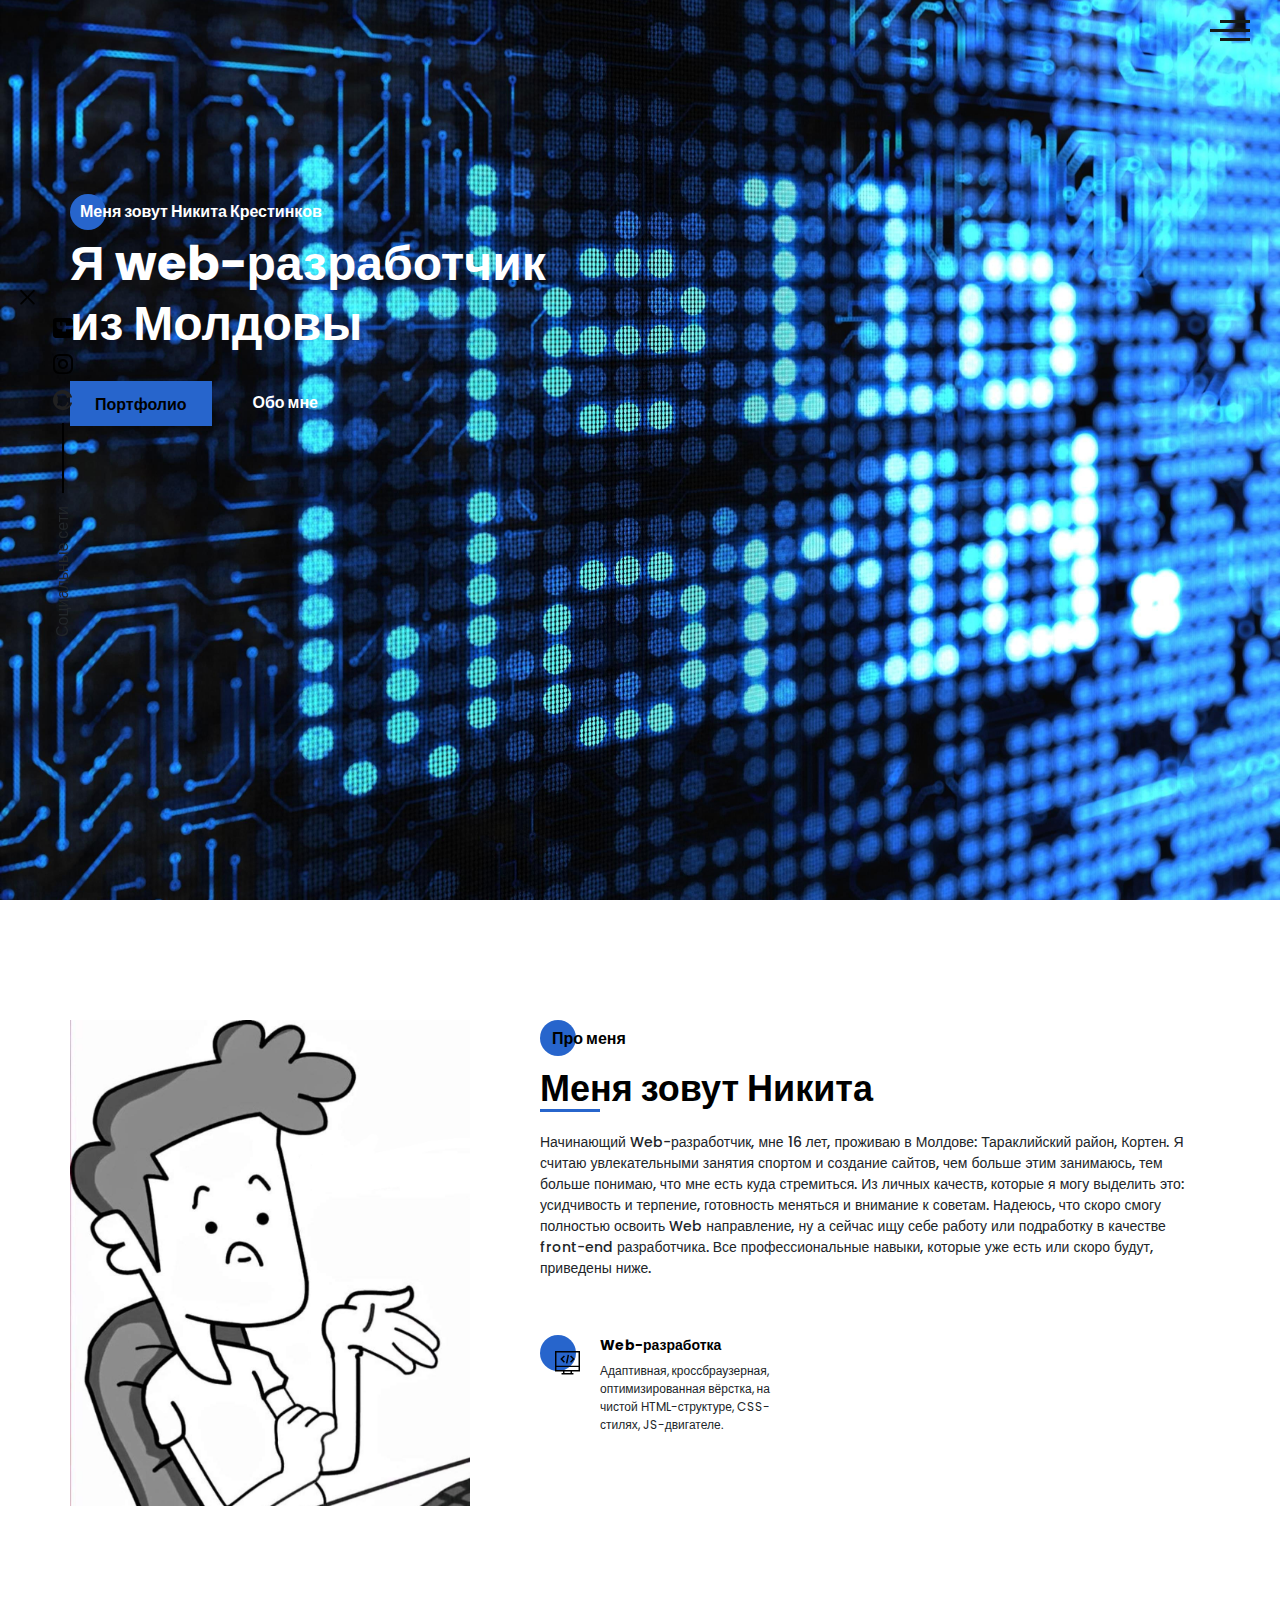
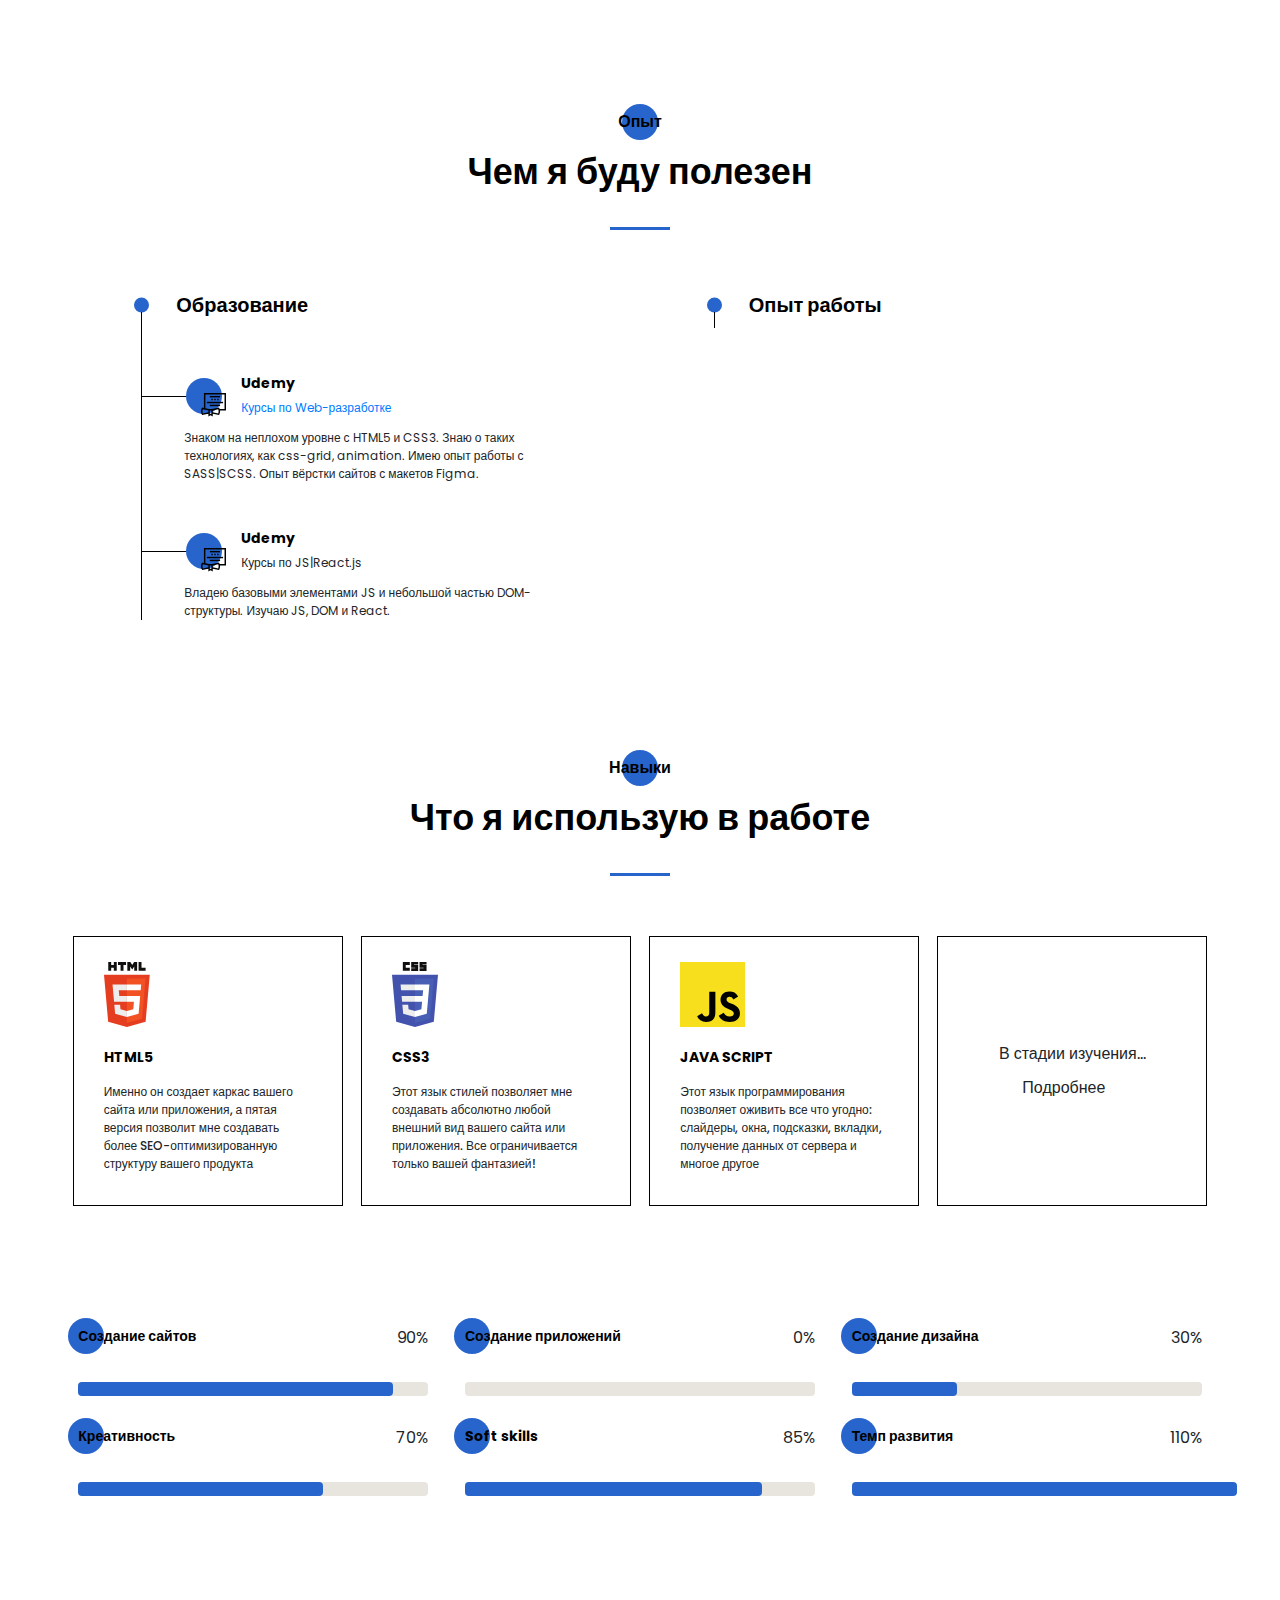
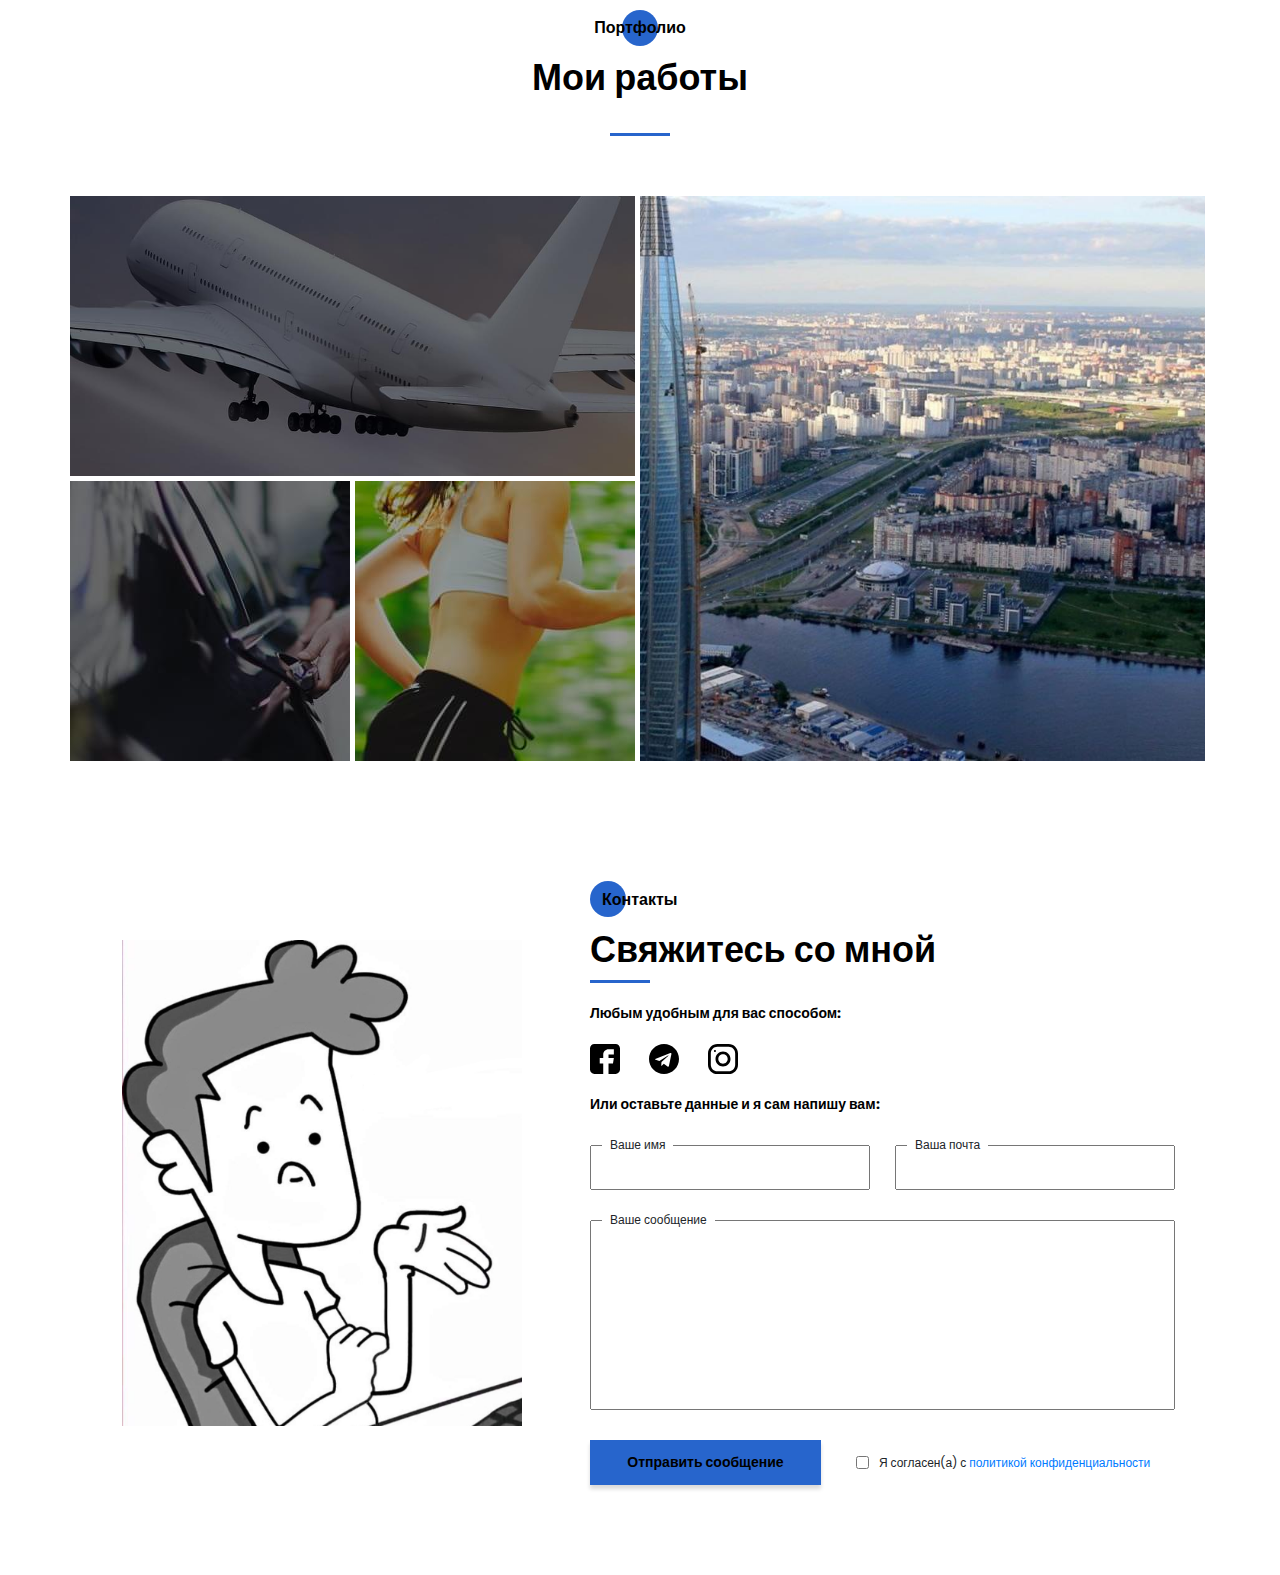
<file: index.html>
<!DOCTYPE html><html lang="ru"><head><meta charset="UTF-8"><meta name="viewport" content="width=device-width,initial-scale=1"><meta http-equiv="X-UA-Compatible" content="ie=edge"><title>Portfolio</title><meta name="title" content="Мое портфолио"><meta name="description" content="Здесь вы сможете ознакомиться с моими работами и узнать больше обо мне"><!-- Open Graph / Facebook --><meta property="og:type" content="website"><meta property="og:url" content="https://metatags.io/"><meta property="og:title" content="Мое портфолио"><meta property="og:description" content="Здесь вы сможете ознакомиться с моими работами и узнать больше обо мне"><meta property="og:image" content="https://metatags.io/assets/meta-tags-16a33a6a8531e519cc0936fbba0ad904e52d35f34a46c97a2c9f6f7dd7d336f2.png"><!-- Twitter --><meta property="twitter:card" content="summary_large_image"><meta property="twitter:url" content="https://metatags.io/"><meta property="twitter:title" content="Мое портфолио"><meta property="twitter:description" content="Здесь вы сможете ознакомиться с моими работами и узнать больше обо мне"><meta property="twitter:image" content="https://metatags.io/assets/meta-tags-16a33a6a8531e519cc0936fbba0ad904e52d35f34a46c97a2c9f6f7dd7d336f2.png"><!-- Favicon  --><link rel="apple-touch-icon" sizes="180x180" href="icons/favicon/apple-touch-icon.png"><link rel="icon" type="image/png" sizes="32x32" href="icons/favicon/favicon-32x32.png"><link rel="icon" type="image/png" sizes="16x16" href="icons/favicon/favicon-16x16.png"><link rel="manifest" href="icons/favicon/site.webmanifest"><link rel="mask-icon" href="icons/favicon/safari-pinned-tab.svg" color="#5bbad5"><meta name="msapplication-TileColor" content="#da532c"><meta name="theme-color" content="#ffffff"><!-- <link rel="apple-touch-icon" sizes="57x57" href="icons/favicon//apple-icon-57x57.png">
    <link rel="apple-touch-icon" sizes="60x60" href="icons/favicon//apple-icon-60x60.png">
    <link rel="apple-touch-icon" sizes="72x72" href="icons/favicon//apple-icon-72x72.png">
    <link rel="apple-touch-icon" sizes="76x76" href="icons/favicon//apple-icon-76x76.png">
    <link rel="apple-touch-icon" sizes="114x114" href="icons/favicon//apple-icon-114x114.png">
    <link rel="apple-touch-icon" sizes="120x120" href="icons/favicon//apple-icon-120x120.png">
    <link rel="apple-touch-icon" sizes="144x144" href="icons/favicon//apple-icon-144x144.png">
    <link rel="apple-touch-icon" sizes="152x152" href="icons/favicon//apple-icon-152x152.png">
    <link rel="apple-touch-icon" sizes="180x180" href="icons/favicon//apple-icon-180x180.png">
    <link rel="icon" type="image/png" sizes="192x192"  href="icons/favicon//android-icon-192x192.png">
    <link rel="icon" type="image/png" sizes="32x32" href="icons/favicon//favicon-32x32.png">
    <link rel="icon" type="image/png" sizes="96x96" href="icons/favicon//favicon-96x96.png">
    <link rel="icon" type="image/png" sizes="16x16" href="icons/favicon//favicon-16x16.png">
    <link rel="manifest" href="icons/favicon//manifest.json">
    <meta name="msapplication-TileColor" content="#ffffff">
    <meta name="msapplication-TileImage" content="icons/favicon//ms-icon-144x144.png">
    <meta name="theme-color" content="#ffffff"> --><link rel="stylesheet" href="css/style.min.css"></head><body><aside class="sidepanel"><a href="https://www.facebook.com/profile.php?id=100051300673665" class="sidepanel__link"><svg width="20" height="20" viewBox="0 0 20 20" fill="none" xmlns="http://www.w3.org/2000/svg"><path d="M-7.46167e-07 2.92969L-1.28061e-07 17.0703C-5.74539e-08 18.6856 1.31439 20 2.92969 20L17.0703 20C18.6856 20 20 18.6856 20 17.0703L20 11.1719L12.9297 11.1719L12.9297 13.5156L9.41406 13.5156L9.41406 11.1719L7.03125 11.1719C5.09262 11.1719 3.51562 9.59488 3.51562 7.65625L3.51562 4.10156L7.03125 4.10156L7.03125 7.65625L9.41406 7.65625L9.41406 4.10156L12.9297 4.6875L12.9297 7.65625L20 7.65625L20 2.92969C20 1.31439 18.6856 -8.16774e-07 17.0703 -7.46167e-07L2.92969 -1.28061e-07C1.31439 -5.74539e-08 -8.16774e-07 1.31439 -7.46167e-07 2.92969Z" fill="black"/></svg> </a><a href="https://www.instagram.com/invites/contact/?i=1036xqfmws25o&utm_content=q2ql20h" class="sidepanel__link"><svg width="20" height="20" viewBox="0 0 20 20" fill="none" xmlns="http://www.w3.org/2000/svg"><path d="M-6.01032e-07 6.25L-2.73196e-07 13.75C-1.22337e-07 17.2012 2.79875 20 6.25 20L13.75 20C17.2013 20 20 17.2012 20 13.75L20 6.25C20 2.79875 17.2012 -7.51891e-07 13.75 -6.01032e-07L6.25 -2.73196e-07C2.79875 -1.22337e-07 -7.51891e-07 2.79875 -6.01032e-07 6.25ZM13.75 1.875C16.1625 1.875 18.125 3.8375 18.125 6.25L18.125 13.75C18.125 16.1625 16.1625 18.125 13.75 18.125L6.25 18.125C3.8375 18.125 1.875 16.1625 1.875 13.75L1.875 6.25C1.875 3.8375 3.8375 1.875 6.25 1.875L13.75 1.875Z" fill="black"/><path d="M5 10C5 12.7612 7.23875 15 10 15C12.7613 15 15 12.7612 15 10C15 7.23875 12.7612 5 10 5C7.23875 5 5 7.23875 5 10ZM13.125 10C13.125 11.7225 11.7225 13.125 10 13.125C8.27625 13.125 6.875 11.7225 6.875 10C6.875 8.2775 8.27625 6.875 10 6.875C11.7225 6.875 13.125 8.2775 13.125 10Z" fill="black"/><path d="M5.29123 4.625C5.29123 4.25704 4.99295 3.95875 4.62499 3.95875C4.25703 3.95875 3.95874 4.25704 3.95874 4.625C3.95874 4.99296 4.25703 5.29125 4.62499 5.29125C4.99295 5.29125 5.29123 4.99296 5.29123 4.625Z" fill="black"/></svg> </a><a href="https://github.com/Pomidorius" class="sidepanel__link"><svg width="19" height="20" viewBox="0 0 19 20" fill="none" xmlns="http://www.w3.org/2000/svg"><path d="M-4.37114e-07 9.99951C-1.95608e-07 15.5245 4.36167 19.9995 9.74107 19.9995C14.0457 19.9995 17.6962 17.1345 18.9832 13.162C19.0749 12.662 18.7734 12.4787 18.5148 12.4787C18.2835 12.4787 17.6706 12.487 16.8585 12.4912C17.4459 15.2728 15.5517 15.8595 15.5517 15.8595C14.4274 16.3145 14.1267 16.972 14.1267 16.972C13.5228 17.8778 13.5352 16.902 13.5352 16.902C13.603 15.8978 14.5389 15.3703 14.5389 15.3703C16.0283 14.4787 15.5979 13.0295 15.3493 12.4578C14.719 12.3678 14.2903 12.1103 14.0466 11.8245C13.8029 14.0453 12.9652 16.3795 9.23304 16.3795C8.16988 16.3795 7.30085 15.992 6.61933 15.3503C6.37316 15.4628 5.3827 15.8003 4.04116 15.2628C4.04116 15.2628 3.78012 14.4253 5.03988 12.5128C4.82345 11.7128 4.71606 10.8628 4.7111 10.0128C4.71606 9.16284 4.82345 8.31285 5.03988 7.51284C3.78012 5.61285 4.04116 4.77535 4.04116 4.77535C5.3827 4.23785 6.37316 4.57534 6.61933 4.67535C7.30085 4.03785 8.16988 3.65035 9.23304 3.65035C12.9752 3.65035 13.7987 5.98784 14.0383 8.21284C14.3307 7.86284 14.928 7.53784 15.8408 7.53784C17.1444 7.53784 18.1918 7.55034 18.5082 7.55034C18.7635 7.55034 19.0683 7.37534 18.9708 6.86284C17.692 2.86201 14.0391 -0.000488895 9.74107 -0.000488707C4.36167 -0.000488472 -6.7851e-07 4.47701 -4.37114e-07 9.99951Z" fill="#212121"/></svg></a><div class="sidepanel__divider"></div><div class="sidepanel__text"><span>Социальные сети</span></div><div class="sidepanel__closer"><svg width="15" height="15" viewBox="0 0 29 30" fill="none" xmlns="http://www.w3.org/2000/svg"><path d="M17.1568 14.5231L28.4489 3.23075C29.1837 2.49623 29.1837 1.30861 28.4489 0.574085C27.7144 -0.160437 26.5267 -0.160437 25.7922 0.574085L14.4998 11.8665L3.20781 0.574085C2.47295 -0.160437 1.28567 -0.160437 0.551149 0.574085C-0.183716 1.30861 -0.183716 2.49623 0.551149 3.23075L11.8432 14.5231L0.551149 25.8155C-0.183716 26.55 -0.183716 27.7376 0.551149 28.4721C0.917206 28.8385 1.39852 29.0226 1.87948 29.0226C2.36045 29.0226 2.84141 28.8385 3.20781 28.4721L14.4998 17.1798L25.7922 28.4721C26.1586 28.8385 26.6396 29.0226 27.1205 29.0226C27.6015 29.0226 28.0825 28.8385 28.4489 28.4721C29.1837 27.7376 29.1837 26.55 28.4489 25.8155L17.1568 14.5231Z" fill="black"/></svg></div><div class="sidepanel__opennig"><img src="icons/188b73d465f5a6faa3896259716668e8 (1).png" alt="openning"></div></aside><div class="menu"><div class="menu__block"><div class="menu__close"><svg width="29" height="30" viewBox="0 0 29 30" fill="none" xmlns="http://www.w3.org/2000/svg"><path d="M17.1568 14.5231L28.4489 3.23075C29.1837 2.49623 29.1837 1.30861 28.4489 0.574085C27.7144 -0.160437 26.5267 -0.160437 25.7922 0.574085L14.4998 11.8665L3.20781 0.574085C2.47295 -0.160437 1.28567 -0.160437 0.551149 0.574085C-0.183716 1.30861 -0.183716 2.49623 0.551149 3.23075L11.8432 14.5231L0.551149 25.8155C-0.183716 26.55 -0.183716 27.7376 0.551149 28.4721C0.917206 28.8385 1.39852 29.0226 1.87948 29.0226C2.36045 29.0226 2.84141 28.8385 3.20781 28.4721L14.4998 17.1798L25.7922 28.4721C26.1586 28.8385 26.6396 29.0226 27.1205 29.0226C27.6015 29.0226 28.0825 28.8385 28.4489 28.4721C29.1837 27.7376 29.1837 26.55 28.4489 25.8155L17.1568 14.5231Z" fill="black"/></svg></div><nav><ul class="menu__list"><li class="menu__link"><a class="menu__link_active" href="#about">ПРО МЕНЯ</a></li><li class="menu__link"><a class="menu__link_active" href="#exp">МОЙ ОПЫТ</a></li><li class="menu__link"><a class="menu__link_active" href="#skills">МОИ НАВЫКИ</a></li><li class="menu__link"><a class="menu__link_active" href="#portfolio">МОИ РАБОТЫ</a></li><li class="menu__link"><a class="menu__link_active" href="#contacts">КОНТАКТЫ</a></li></ul></nav><div class="menu__social"><a href="#" class="menu__href"><svg width="20" height="20" viewBox="0 0 20 20" fill="none" xmlns="http://www.w3.org/2000/svg"><path d="M-7.46167e-07 2.92969L-1.28061e-07 17.0703C-5.74539e-08 18.6856 1.31439 20 2.92969 20L17.0703 20C18.6856 20 20 18.6856 20 17.0703L20 11.1719L12.9297 11.1719L12.9297 13.5156L9.41406 13.5156L9.41406 11.1719L7.03125 11.1719C5.09262 11.1719 3.51562 9.59488 3.51562 7.65625L3.51562 4.10156L7.03125 4.10156L7.03125 7.65625L9.41406 7.65625L9.41406 4.10156L12.9297 4.6875L12.9297 7.65625L20 7.65625L20 2.92969C20 1.31439 18.6856 -8.16774e-07 17.0703 -7.46167e-07L2.92969 -1.28061e-07C1.31439 -5.74539e-08 -8.16774e-07 1.31439 -7.46167e-07 2.92969Z" fill="black"/></svg> </a><a href="#" class="menu__href"><svg width="20" height="20" viewBox="0 0 20 20" fill="none" xmlns="http://www.w3.org/2000/svg"><path d="M-6.01032e-07 6.25L-2.73196e-07 13.75C-1.22337e-07 17.2012 2.79875 20 6.25 20L13.75 20C17.2013 20 20 17.2012 20 13.75L20 6.25C20 2.79875 17.2012 -7.51891e-07 13.75 -6.01032e-07L6.25 -2.73196e-07C2.79875 -1.22337e-07 -7.51891e-07 2.79875 -6.01032e-07 6.25ZM13.75 1.875C16.1625 1.875 18.125 3.8375 18.125 6.25L18.125 13.75C18.125 16.1625 16.1625 18.125 13.75 18.125L6.25 18.125C3.8375 18.125 1.875 16.1625 1.875 13.75L1.875 6.25C1.875 3.8375 3.8375 1.875 6.25 1.875L13.75 1.875Z" fill="black"/><path d="M5 10C5 12.7612 7.23875 15 10 15C12.7613 15 15 12.7612 15 10C15 7.23875 12.7612 5 10 5C7.23875 5 5 7.23875 5 10ZM13.125 10C13.125 11.7225 11.7225 13.125 10 13.125C8.27625 13.125 6.875 11.7225 6.875 10C6.875 8.2775 8.27625 6.875 10 6.875C11.7225 6.875 13.125 8.2775 13.125 10Z" fill="black"/><path d="M5.29123 4.625C5.29123 4.25704 4.99295 3.95875 4.62499 3.95875C4.25703 3.95875 3.95874 4.25704 3.95874 4.625C3.95874 4.99296 4.25703 5.29125 4.62499 5.29125C4.99295 5.29125 5.29123 4.99296 5.29123 4.625Z" fill="black"/></svg> </a><a href="#" class="menu__href"><svg width="19" height="20" viewBox="0 0 19 20" fill="none" xmlns="http://www.w3.org/2000/svg"><path d="M-4.37114e-07 9.99951C-1.95608e-07 15.5245 4.36167 19.9995 9.74107 19.9995C14.0457 19.9995 17.6962 17.1345 18.9832 13.162C19.0749 12.662 18.7734 12.4787 18.5148 12.4787C18.2835 12.4787 17.6706 12.487 16.8585 12.4912C17.4459 15.2728 15.5517 15.8595 15.5517 15.8595C14.4274 16.3145 14.1267 16.972 14.1267 16.972C13.5228 17.8778 13.5352 16.902 13.5352 16.902C13.603 15.8978 14.5389 15.3703 14.5389 15.3703C16.0283 14.4787 15.5979 13.0295 15.3493 12.4578C14.719 12.3678 14.2903 12.1103 14.0466 11.8245C13.8029 14.0453 12.9652 16.3795 9.23304 16.3795C8.16988 16.3795 7.30085 15.992 6.61933 15.3503C6.37316 15.4628 5.3827 15.8003 4.04116 15.2628C4.04116 15.2628 3.78012 14.4253 5.03988 12.5128C4.82345 11.7128 4.71606 10.8628 4.7111 10.0128C4.71606 9.16284 4.82345 8.31285 5.03988 7.51284C3.78012 5.61285 4.04116 4.77535 4.04116 4.77535C5.3827 4.23785 6.37316 4.57534 6.61933 4.67535C7.30085 4.03785 8.16988 3.65035 9.23304 3.65035C12.9752 3.65035 13.7987 5.98784 14.0383 8.21284C14.3307 7.86284 14.928 7.53784 15.8408 7.53784C17.1444 7.53784 18.1918 7.55034 18.5082 7.55034C18.7635 7.55034 19.0683 7.37534 18.9708 6.86284C17.692 2.86201 14.0391 -0.000488895 9.74107 -0.000488707C4.36167 -0.000488472 -6.7851e-07 4.47701 -4.37114e-07 9.99951Z" fill="#212121"/></svg></a></div></div><div class="menu__overlay"></div></div><section class="promo"><div class="hamburger"><span></span> <span class="long"></span> <span></span></div><div class="container"><div class="title title_fz16 title__line promo__descr">Меня зовут Никита Крестинков</div><h1 class="title title_fz48 promo__title">Я web-разработчик<br>из Молдовы</h1><div class="promo__btns"><a href="#portfolio" class="promo__link btn">Портфолио</a> <a href="#about" class="promo__link upd">Обо мне</a></div></div></section><section id="about" class="about"><div class="container"><div class="about__wrapper"><div class="about__photo"><img src="img/why-no.png" alt="frontal photo"></div><div class="about__descr"><h2 class="title title_fz16 about__title">Про меня</h2><div class="about__divider"><div class="title title_fz36 about__subtitle">Меня зовут Никита</div><div class="divider"></div></div><p class="about__text">Начинающий Web-разработчик, мне 16 лет, проживаю в Молдове: Тараклийский район, Кортен. Я считаю увлекательными занятия спортом и создание сайтов, чем больше этим занимаюсь, тем больше понимаю, что мне есть куда стремиться. Из личных качеств, которые я могу выделить это: усидчивость и терпение, готовность меняться и внимание к советам. Надеюсь, что скоро смогу полностью освоить Web направление, ну а сейчас ищу себе работу или подработку в качестве front-end разработчика. Все профессиональные навыки, которые уже есть или скоро будут, приведены ниже.</p></div><div class="about__skills"><div class="about__skill"><div class="about__skill-circle"><img src="icons/about_me/web_development.svg" alt="web-dev"></div><div><div class="title title_fz14">Web-разработка</div><div class="about__skill-text">Адаптивная, кроссбраузерная, оптимизированная вёрстка, на чистой HTML-структуре, CSS-стилях, JS-двигателе.</div></div></div></div></div></div></section><section id="exp" class="resume"><div class="container"><h2 class="title title_fz16 resume__title">Опыт</h2><div class="title title_fz36 resume__subtitle">Чем я буду полезен</div><div class="divider"></div><div class="resume__wrapper"><div class="resume__column"><h3 class="title title_fz20 resume__column-title">Образование</h3><ul><li><div class="resume__item"><div class="resume__item-head"><div class="resume__item-icon"><img src="icons/experience/courses.svg" alt="courses"></div><div class="title title_fz14">Udemy</div><div class="resume__item-location"><a href="#">Курсы по Web-разработке</a></div></div><div class="resume__item-body">Знаком на неплохом уровне с HTML5 и CSS3. Знаю о таких технологиях, как css-grid, animation. Имею опыт работы с SASS|SCSS. Опыт вёрстки сайтов с макетов Figma.</div></div></li><li><div class="resume__item"><div class="resume__item-head"><div class="resume__item-icon"><img src="icons/experience/courses.svg" alt="courses"></div><div class="title title_fz14">Udemy</div><div class="resume__item-location">Курсы по JS|React.js</div></div><div class="resume__item-body">Владею базовыми элементами JS и небольшой частью DOM-структуры. Изучаю JS, DOM и React.</div></div></li></ul></div><div class="resume__column"><h3 class="title title_fz20 resume__column-title">Опыт работы</h3><ul><li><div class="resume__item hidden"><div class="resume__item-head"><div class="resume__item-icon"><img src="icons/experience/developer.svg" alt="courses"></div><div class="title title_fz14">Front-End Developer</div><div class="resume__item-location">Ещё нет)</div></div><div class="resume__item-body">Lorem ipsum dolor sit amet, consectetur adipiscing elit, sed do eiusmod tempor incididunt ut labore et dolore magna aliqua.Lorem ipsum dolor sit amet, consectetur adipiscing elit, sed do eiusmo.</div></div></li></ul></div></div></div></section><section id="skills" class="skills"><div class="container"><h2 class="title title_fz16 skills__title">Навыки</h2><div class="title title_fz36 skills__subtitle">Что я использую в работе</div><div class="divider"></div><div class="skills__wrapper"><div class="skills__item"><img src="icons/skills/html5.svg" alt="html5"><h3 class="title title_fz14 skills__item-title">html5</h3><div class="skills__item-descr">Именно он создает каркас вашего сайта или приложения, а пятая версия позволит мне создавать более SEO-оптимизированную структуру вашего продукта</div></div><div class="skills__item"><img src="icons/skills/css3.svg" alt="css3"><h3 class="title title_fz14 skills__item-title">css3</h3><div class="skills__item-descr">Этот язык стилей позволяет мне создавать абсолютно любой внешний вид вашего сайта или приложения. Все ограничивается только вашей фантазией!</div></div><div class="skills__item"><img src="icons/skills/js.svg" alt="js"><h3 class="title title_fz14 skills__item-title">Java Script</h3><div class="skills__item-descr">Этот язык программирования позволяет оживить все что угодно: слайдеры, окна, подсказки, вкладки, получение данных от сервера и многое другое</div></div><div class="skills__item skills__flex"><div class="skills__learnning">В стадии изучения...<div class="skills__key">Подробнее</div></div><div class="skills__object skills_hidden"><img src="icons/skills/react.svg" alt="react"><h3 class="title title_fz14 skills__item-title">React</h3><div class="skills__item-descr">Эта библиотека позволяет создавать web-приложения. Мы можем создать максимально интерактивный продукт именно под ваши цели</div><div class="skills__closer">&#10003;</div></div></div></div></div></section><div class="skills-state"><div class="container"><div class="skills-state__wrapper"><div class="skills-state__item"><div class="title title_fz14">Создание сайтов</div><div class="skills-state__percents">90%</div><div class="skills-state__scale"><span style="width: 90%"></span></div></div><div class="skills-state__item"><div class="title title_fz14">Создание приложений</div><div class="skills-state__percents">0%</div><div class="skills-state__scale"><span style="width: 0%"></span></div></div><div class="skills-state__item"><div class="title title_fz14">Создание дизайна</div><div class="skills-state__percents">30%</div><div class="skills-state__scale"><span style="width: 30%"></span></div></div><div class="skills-state__item"><div class="title title_fz14">Креативность</div><div class="skills-state__percents">70%</div><div class="skills-state__scale"><span style="width: 70%"></span></div></div><div class="skills-state__item"><div class="title title_fz14">Soft skills</div><div class="skills-state__percents">85%</div><div class="skills-state__scale"><span style="width: 85%"></span></div></div><div class="skills-state__item"><div class="title title_fz14">Темп развития</div><div class="skills-state__percents">110%</div><div class="skills-state__scale"><span style="width: 110%"></span></div></div></div></div></div><section id="portfolio" class="portfolio"><div class="container"><h2 class="title title_fz16 portfolio__title">Портфолио</h2><div class="title title_fz36 portfolio__subtitle">Мои работы</div><div class="divider"></div><div class="portfolio__wrapper"><a href="Glopt/src/index.html" class="portfolio__item horizontal"><img src="img/works/glopt.jpg" alt="Glopt"> </a><a href="Uber/src/index.html" class="portfolio__item"><img src="img/works/uber.jpg" alt="uber"> </a><a href="Puls/src/index.html" class="portfolio__item"><img src="img/works/pulse.jpg" alt="puls"> </a><a href="Templ/src/index.html" class="portfolio__item vertical"><img src="img/works/Templates.jpg" alt="Lavita"></a></div></div></section><section id="contacts" class="contacts"><div class="container"><div class="contacts__wrapper"><div class="contacts__photo"><img src="img/why-no.png" alt="frontal photo"></div><div class="contacts__descr"><h2 class="title title_fz16 contacts__title">Контакты</h2><div class="contacts__divider"><div class="title title_fz36 contacts__subtitle">Свяжитесь со мной</div><div class="divider"></div></div><div class="title title_fz14 contacts__text">Любым удобным для вас способом:</div><div class="contacts__social"><a href="https://www.facebook.com/profile.php?id=100051300673665" class="contacts__link"><svg width="30" height="30" viewBox="0 0 20 20" fill="none" xmlns="http://www.w3.org/2000/svg"><path d="M-7.46167e-07 2.92969L-1.28061e-07 17.0703C-5.74539e-08 18.6856 1.31439 20 2.92969 20L17.0703 20C18.6856 20 20 18.6856 20 17.0703L20 11.1719L12.9297 11.1719L12.9297 13.5156L9.41406 13.5156L9.41406 11.1719L7.03125 11.1719C5.09262 11.1719 3.51562 9.59488 3.51562 7.65625L3.51562 4.10156L7.03125 4.10156L7.03125 7.65625L9.41406 7.65625L9.41406 4.10156L12.9297 4.6875L12.9297 7.65625L20 7.65625L20 2.92969C20 1.31439 18.6856 -8.16774e-07 17.0703 -7.46167e-07L2.92969 -1.28061e-07C1.31439 -5.74539e-08 -8.16774e-07 1.31439 -7.46167e-07 2.92969Z" fill="black"/></svg> </a><a href="https://t.me/Pomidorius2" class="contacts__link"><svg width="30" height="30" viewBox="0 0 30 30" fill="none" xmlns="http://www.w3.org/2000/svg"><path d="M15 30C23.2863 30 30 23.2863 30 15C30 6.71375 23.2863 0 15 0C6.71375 0 0 6.71375 0 15C0 23.2863 6.71375 30 15 30ZM6.86375 14.675L21.3263 9.09875C21.9975 8.85625 22.5837 9.2625 22.3662 10.2775L22.3675 10.2762L19.905 21.8775C19.7225 22.7 19.2337 22.9 18.55 22.5125L14.8 19.7487L12.9912 21.4913C12.7912 21.6913 12.6225 21.86 12.235 21.86L12.5013 18.0438L19.4513 11.765C19.7537 11.4987 19.3837 11.3488 18.985 11.6138L10.3963 17.0212L6.69375 15.8663C5.89 15.6112 5.8725 15.0625 6.86375 14.675Z" fill="black"/></svg> </a><a href="https://www.instagram.com/invites/contact/?i=1036xqfmws25o&utm_content=q2ql20h" class="contacts__link"><svg width="30" height="30" viewBox="0 0 20 20" fill="none" xmlns="http://www.w3.org/2000/svg"><path d="M-6.01032e-07 6.25L-2.73196e-07 13.75C-1.22337e-07 17.2012 2.79875 20 6.25 20L13.75 20C17.2013 20 20 17.2012 20 13.75L20 6.25C20 2.79875 17.2012 -7.51891e-07 13.75 -6.01032e-07L6.25 -2.73196e-07C2.79875 -1.22337e-07 -7.51891e-07 2.79875 -6.01032e-07 6.25ZM13.75 1.875C16.1625 1.875 18.125 3.8375 18.125 6.25L18.125 13.75C18.125 16.1625 16.1625 18.125 13.75 18.125L6.25 18.125C3.8375 18.125 1.875 16.1625 1.875 13.75L1.875 6.25C1.875 3.8375 3.8375 1.875 6.25 1.875L13.75 1.875Z" fill="black"/><path d="M5 10C5 12.7612 7.23875 15 10 15C12.7613 15 15 12.7612 15 10C15 7.23875 12.7612 5 10 5C7.23875 5 5 7.23875 5 10ZM13.125 10C13.125 11.7225 11.7225 13.125 10 13.125C8.27625 13.125 6.875 11.7225 6.875 10C6.875 8.2775 8.27625 6.875 10 6.875C11.7225 6.875 13.125 8.2775 13.125 10Z" fill="black"/><path d="M5.29123 4.625C5.29123 4.25704 4.99295 3.95875 4.62499 3.95875C4.25703 3.95875 3.95874 4.25704 3.95874 4.625C3.95874 4.99296 4.25703 5.29125 4.62499 5.29125C4.99295 5.29125 5.29123 4.99296 5.29123 4.625Z" fill="black"/></svg></a></div><div class="title title_fz14 contacts__text">Или оставьте данные и я сам напишу вам:</div><form action="#" class="contacts__form"><div class="contacts__input"><input required name="name" id="name" type="text"> <label for="name">Ваше имя</label></div><div class="contacts__input"><input required name="email" id="email" type="email"> <label for="email">Ваша почта</label></div><div class="contacts__textarea"><textarea name="text" id="text"></textarea> <label for="text">Ваше сообщение</label></div><div class="contacts__triggers"><button class="btn contacts__btn">Отправить сообщение</button><div class="contacts__policy"><input required type="checkbox"> <span>Я согласен(а) с <a href="policy.html">политикой конфиденциальности</a></span></div></div></form></div></div></div></section><div class="pageup"><svg xmlns="http://www.w3.org/2000/svg" viewBox="0 0 512 512"><path d="M256 512A256 256 0 1 0 256 0a256 256 0 1 0 0 512zM377 271c9.4 9.4 9.4 24.6 0 33.9s-24.6 9.4-33.9 0l-87-87-87 87c-9.4 9.4-24.6 9.4-33.9 0s-9.4-24.6 0-33.9L239 167c9.4-9.4 24.6-9.4 33.9 0L377 271z"/></svg></div><script src="js/script.js"></script><script>alert("Сайт ещё находится в стадии разработки")</script></body></html>
</file>
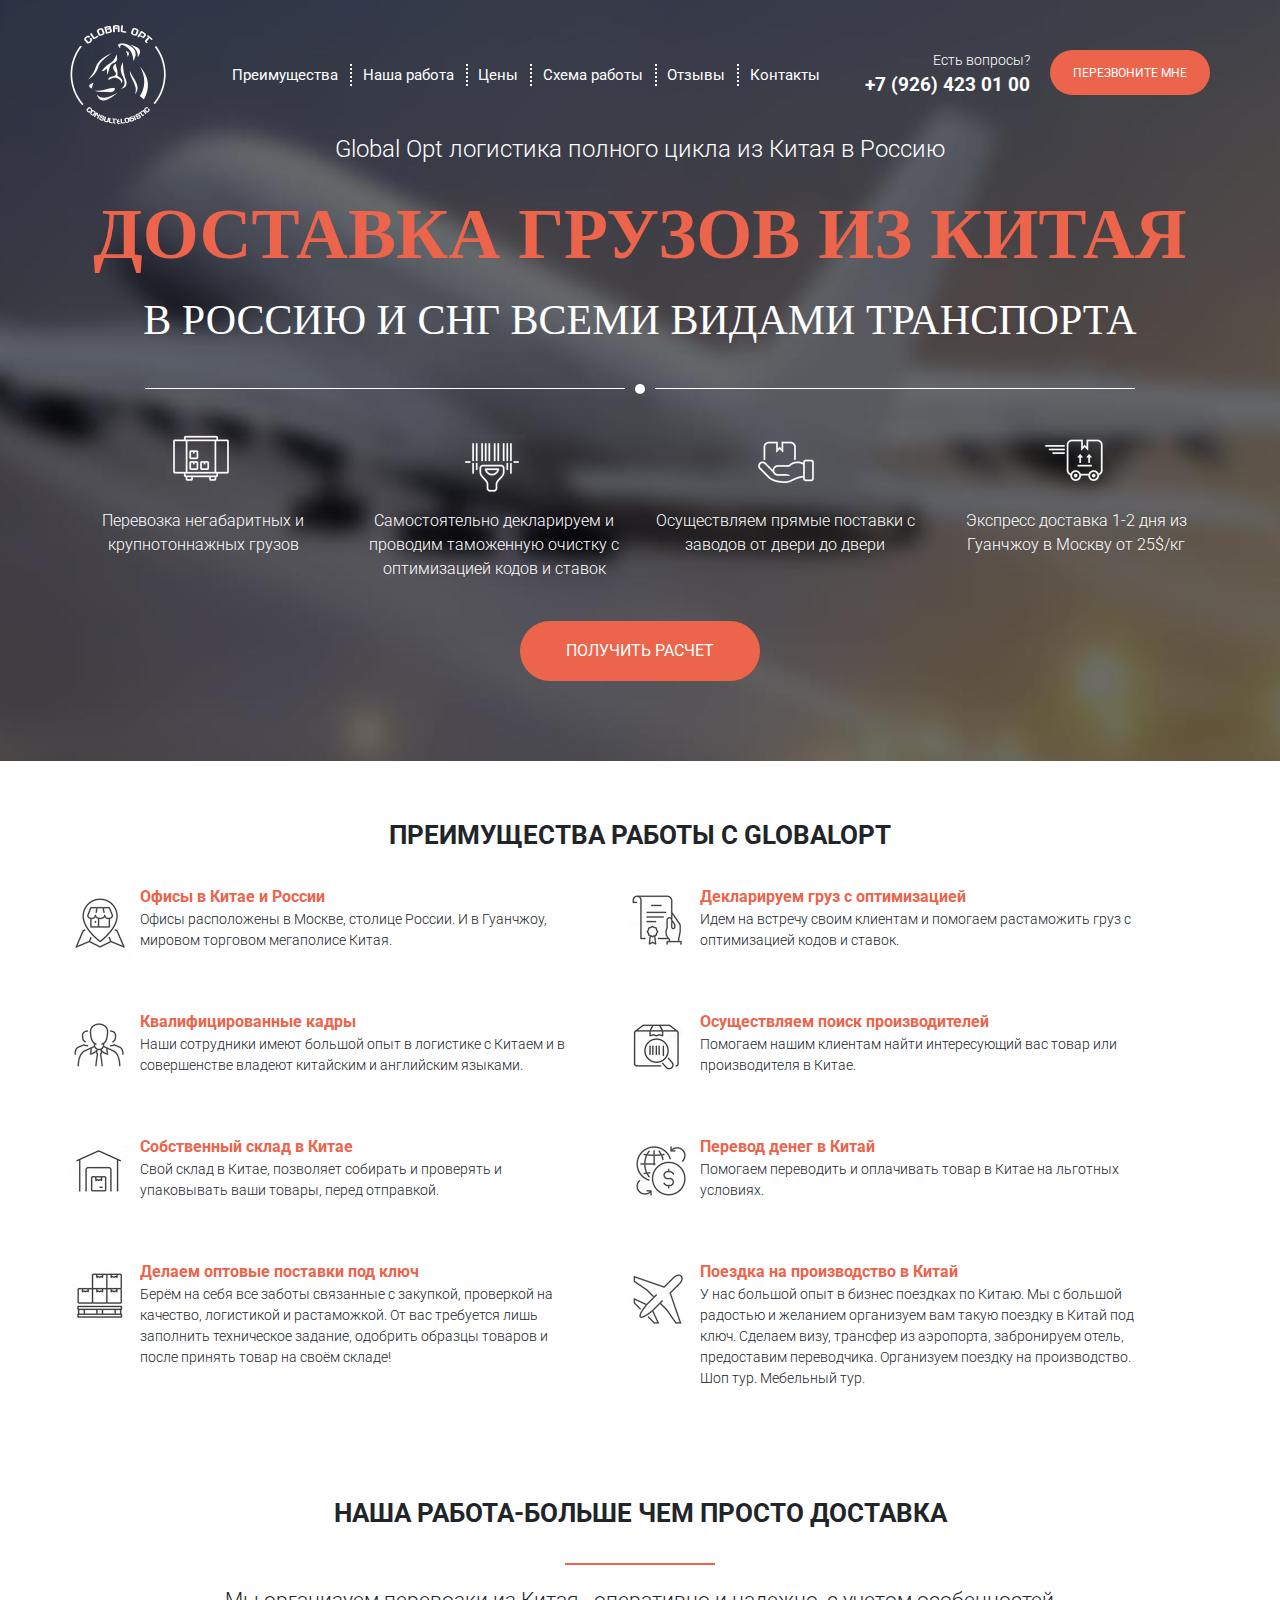
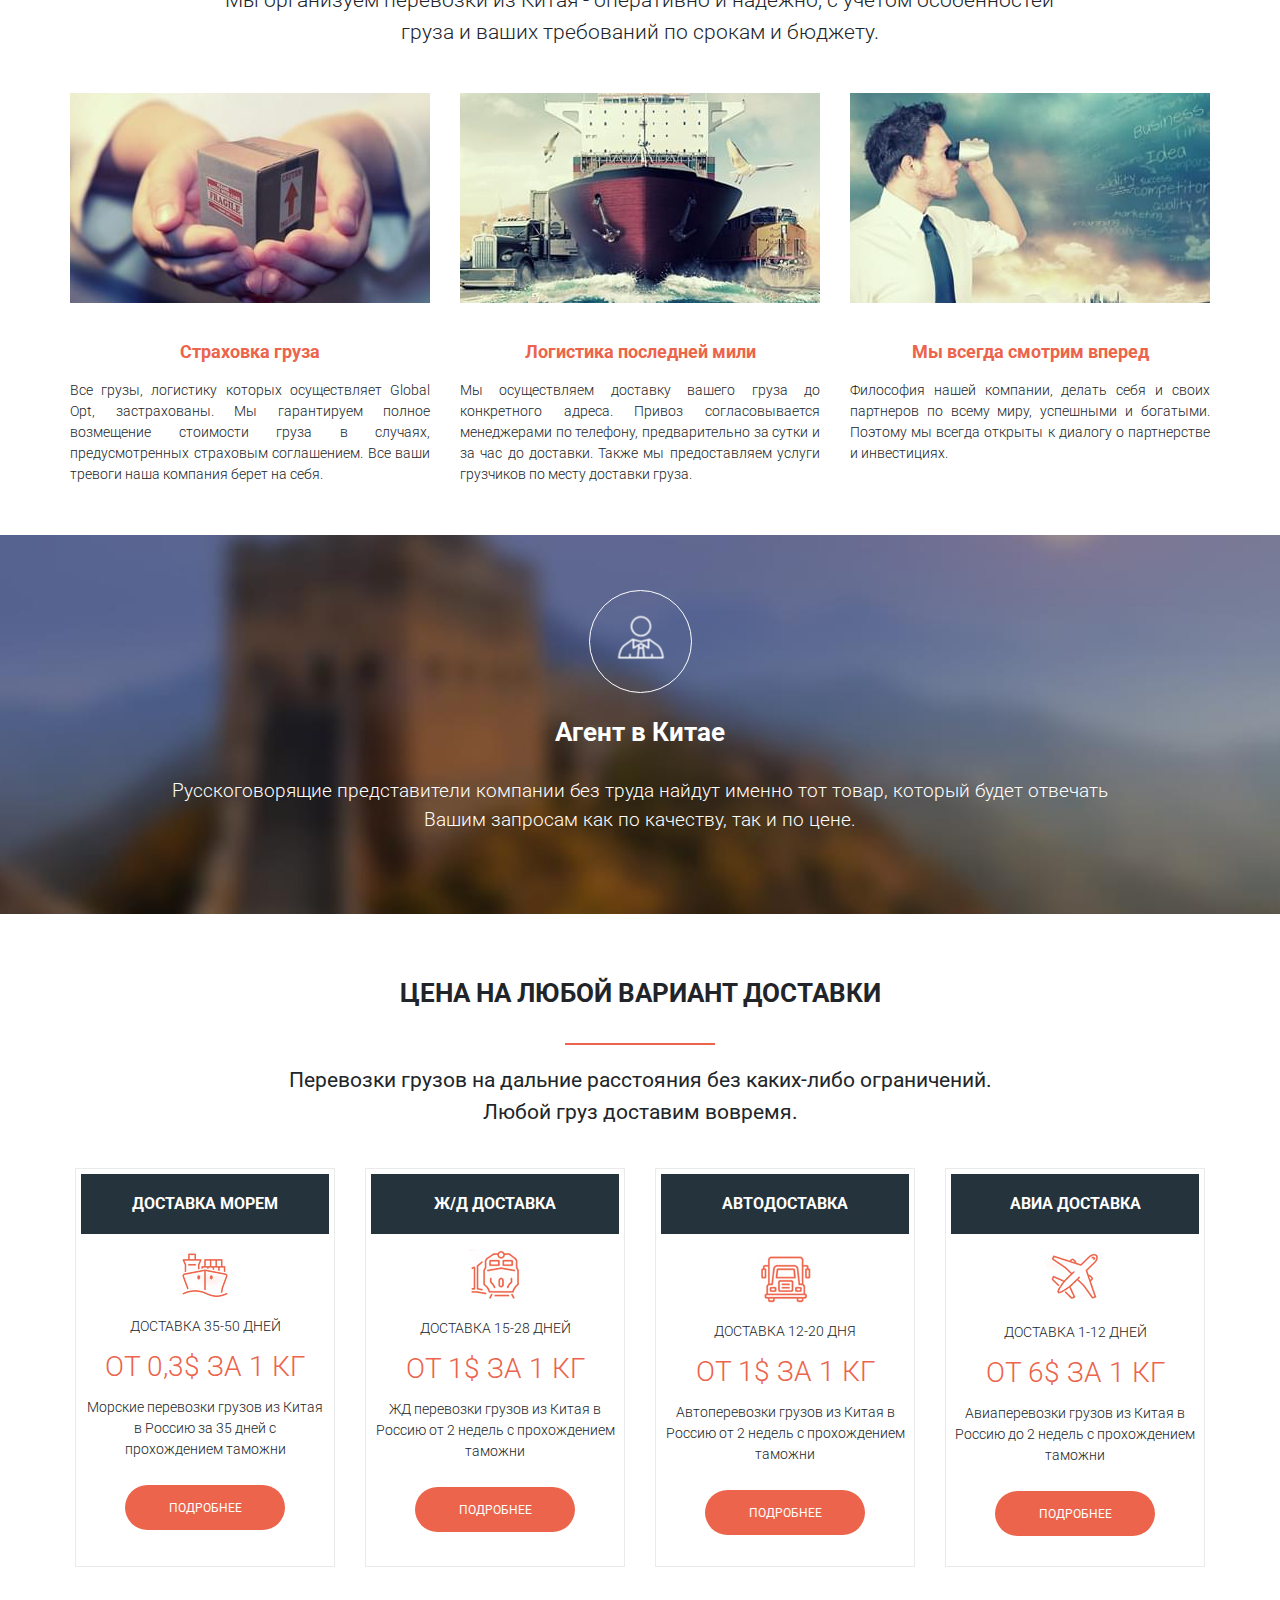
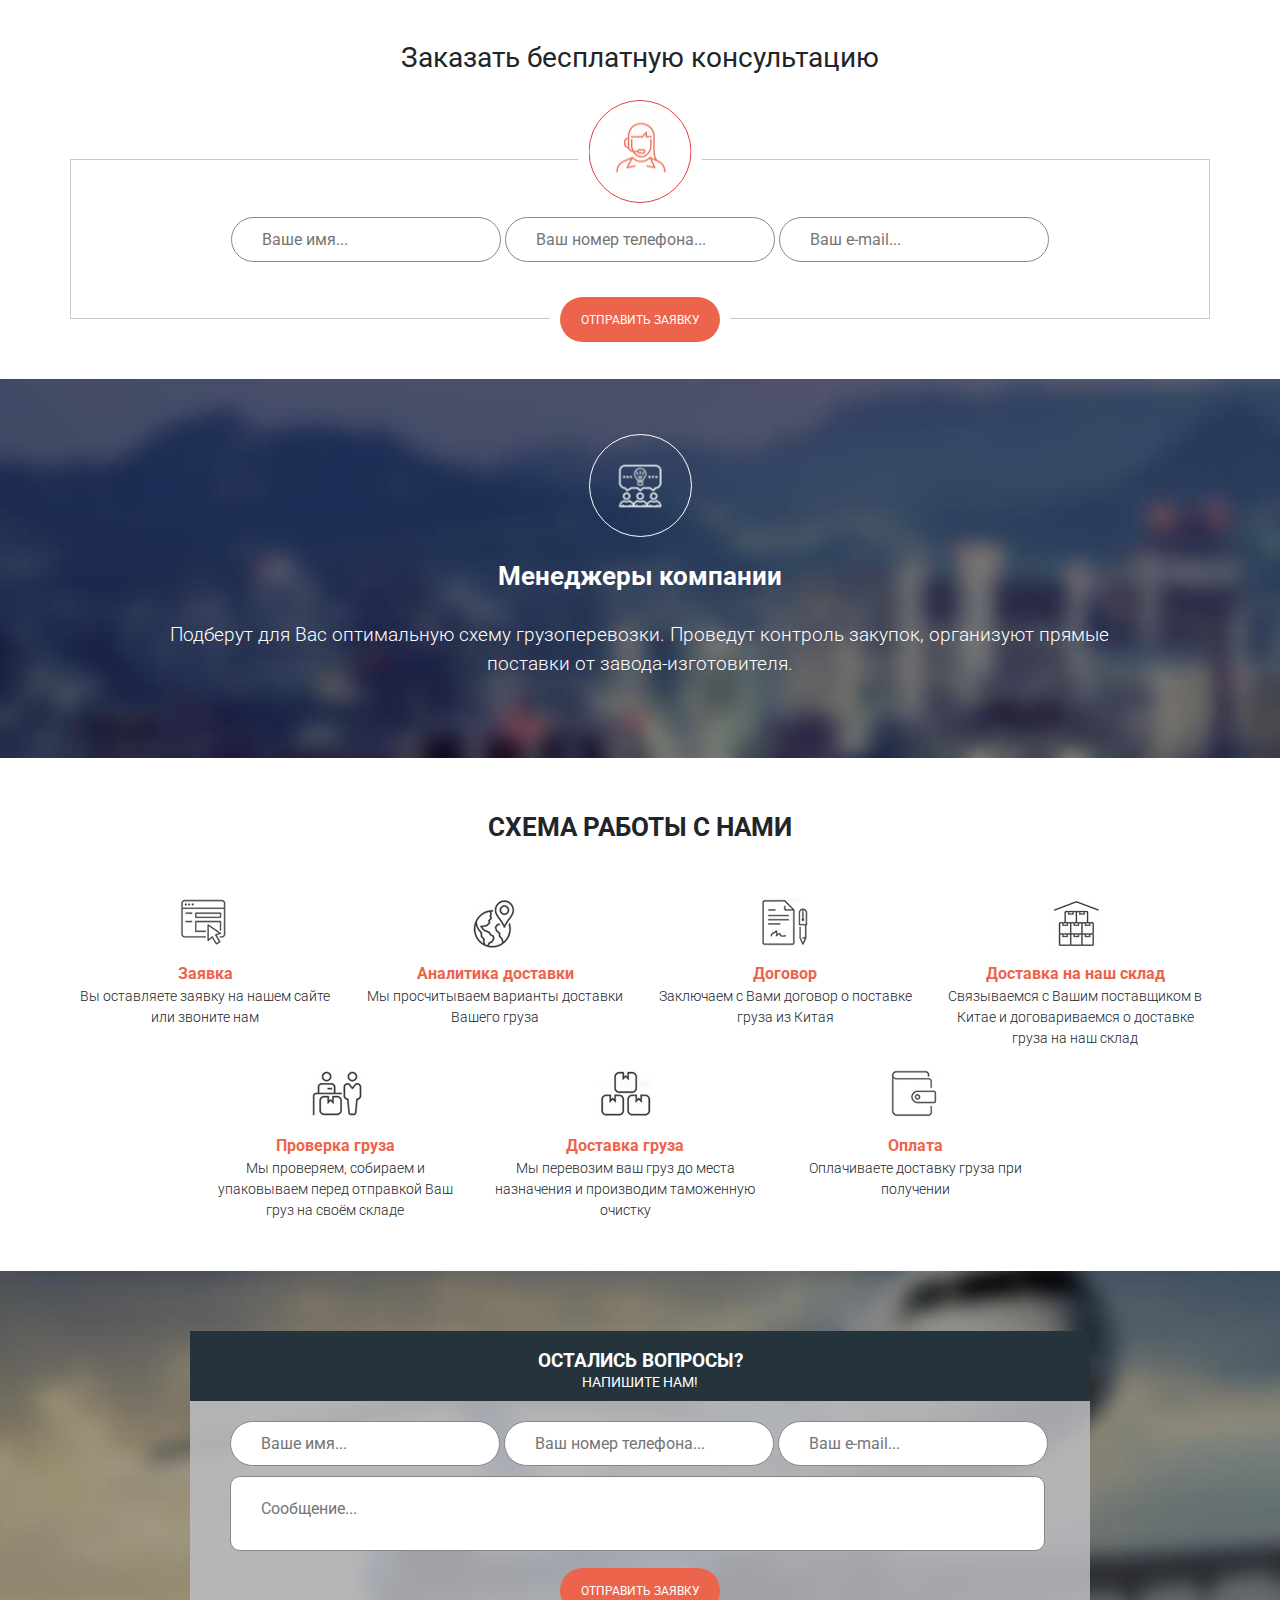
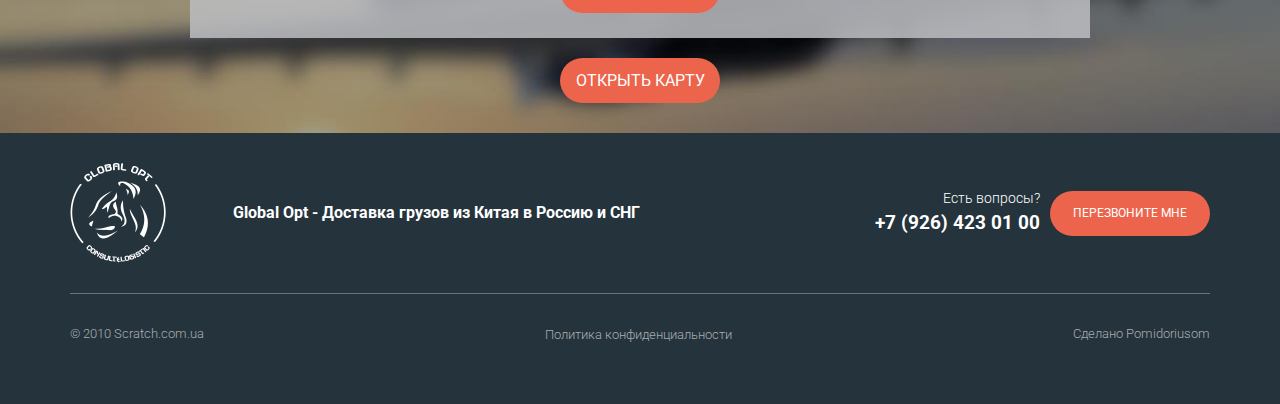
<file: Glopt/src/index.html>
<!DOCTYPE html><html lang="en"><head><meta charset="UTF-8"><meta http-equiv="X-UA-Compatible" content="IE=edge"><meta name="viewport" content="width=device-width,initial-scale=1"><link rel="apple-touch-icon" sizes="57x57" href="img/favicon_package/apple-touch-icon-57x57-precomposed.png"><link rel="apple-touch-icon" sizes="60x60" href="img/favicon_package/apple-touch-icon-60x60-precomposed.png"><link rel="apple-touch-icon" sizes="72x72" href="img/favicon_package/apple-touch-icon-72x72-precomposed.png"><link rel="apple-touch-icon" sizes="76x76" href="img/favicon_package/apple-touch-icon-76x76-precomposed.png"><link rel="apple-touch-icon" sizes="114x114" href="img/favicon_package/apple-touch-icon-114x114-precomposed.png"><link rel="apple-touch-icon" sizes="120x120" href="icons/favicon//apple-icon-120x120.png"><link rel="apple-touch-icon" sizes="144x144" href="img/favicon_package/apple-touch-icon-144x144-precomposed.png"><link rel="apple-touch-icon" sizes="152x152" href="img/favicon_package/apple-touch-icon-152x152-precomposed.png"><link rel="apple-touch-icon" sizes="180x180" href="img/favicon_package/apple-touch-icon-180x180-precomposed.png"><link rel="icon" type="image/png" sizes="192x192" href="icons/favicon//android-icon-192x192.png"><link rel="icon" type="image/png" sizes="32x32" href="img/favicon_package/favicon-32x32.png"><link rel="icon" type="image/png" sizes="16x16" href="img/favicon_package/favicon-16x16.png"><link rel="manifest" href="img/favicon_package/site.webmanifest"><link rel="mask-icon" href="img/favicon_package/safari-pinned-tab.svg" color="#5bbad5"><meta name="msapplication-TileColor" content="#00aba9"><meta name="theme-color" content="#ffffff"><link rel="preconnect" href="https://fonts.googleapis.com"><link rel="preconnect" href="https://fonts.gstatic.com" crossorigin><link href="https://fonts.googleapis.com/css2?family=Roboto+Condensed:wght@400;700&family=Roboto:wght@300;400;500;700;900&display=swap" rel="stylesheet"><link rel="stylesheet" href="css/style.min.css"><title>Global Opt</title></head><body><section class="promo"><div class="container"><nav class="nav"><div class="nav__logo"><img src="img/icons/glopt.svg" alt="LOGO"></div><div class="nav__hamburger"><span></span> <span></span> <span></span></div><div class="nav__menu-hidden"><div class="nav__menu-active__link-block"><a href="#advantages" class="nav__link-active">Преимущества</a> <a href="#work" class="nav__link-active">Наша работа</a> <a href="#price" class="nav__link-active">Цены</a> <a href="#scheme" class="nav__link-active">Схема работы</a> <a href="#" class="nav__link-active">Отзывы</a> <a href="#questions" class="nav__link-active">Контакты</a><div class="nav__closer"><span></span> <span></span></div></div></div><div class="nav__overlay"></div><div class="nav__menu"><a href="#advantages" class="nav__link">Преимущества</a> <a href="#work" class="nav__link">Наша работа</a> <a href="#price" class="nav__link">Цены</a> <a href="#scheme" class="nav__link">Схема работы</a> <a href="#" class="nav__link">Отзывы</a> <a href="#questions" class="nav__link">Контакты</a></div><div class="nav__contacts"><div class="nav__phone"><div class="nav__response">Есть вопросы?</div><div class="nav__number"><a href="tel:+79264230100">+7 (926) 423 01 00</a></div></div><a class="btn nav__btn">перезвоните мне</a></div></nav><div class="promo__subheader">Global Opt логистика полного цикла из Китая в Россию</div><h1 class="promo__title">доставка грузов из китая</h1><h2 class="promo__subtitle">в россию и снг всеми видами транспорта</h2><div class="promo__dot"></div><div class="promo__wrapper"><div class="promo__item"><div class="promo__img"><img src="img/icons/merchs.svg" alt="merch"></div><div class="promo__descr">Перевозка негабаритных и крупнотоннажных грузов</div></div><div class="promo__item"><div class="promo__img"><img src="img/icons/optimize.svg" alt="optimize"></div><div class="promo__descr">Самостоятельно декларируем и проводим таможенную очистку с оптимизацией кодов и ставок</div></div><div class="promo__item"><div class="promo__img"><img src="img/icons/box.svg" alt="box"></div><div class="promo__descr">Осуществляем прямые поставки с заводов от двери до двери</div></div><div class="promo__item"><div class="promo__img"><img src="img/icons/express.svg" alt="express"></div><div class="promo__descr">Экспресс доставка 1-2 дня из Гуанчжоу в Москву от 25$/кг</div></div></div><a href="#" class="btn promo__subbtn">получить расчет</a></div></section><section id="advantages" class="advantages"><div class="container"><h2 class="advantages__header">преимущества работы с globalopt</h2><div class="advantages__wrapper"><div class="advantages__item"><div class="advantages__item-img"><img src="img/icons/ofice.svg" alt="ofice"></div><div class="advantages__item-descr"><div class="advantages__item-header">Офисы в Китае и России</div><div class="advantages__item-description">Офисы расположены в Москве, столице России. И в Гуанчжоу, мировом торговом мегаполисе Китая.</div></div></div><div class="advantages__item"><div class="advantages__item-img"><img src="img/icons/declaration.svg" alt="declaration"></div><div class="advantages__item-descr"><div class="advantages__item-header">Декларируем груз с оптимизацией</div><div class="advantages__item-description">Идем на встречу своим клиентам и помогаем растаможить груз с оптимизацией кодов и ставок.</div></div></div><div class="advantages__item"><div class="advantages__item-img"><img src="img/icons/workers.svg" alt="workers"></div><div class="advantages__item-descr"><div class="advantages__item-header">Квалифицированные кадры</div><div class="advantages__item-description">Наши сотрудники имеют большой опыт в логистике с Китаем и в совершенстве владеют китайским и английским языками.</div></div></div><div class="advantages__item"><div class="advantages__item-img"><img src="img/icons/search.svg" alt="search"></div><div class="advantages__item-descr"><div class="advantages__item-header">Осуществляем поиск производителей</div><div class="advantages__item-description">Помогаем нашим клиентам найти интересующий вас товар или производителя в Китае.</div></div></div><div class="advantages__item"><div class="advantages__item-img"><img src="img/icons/stock.svg" alt="stock"></div><div class="advantages__item-descr"><div class="advantages__item-header">Собственный склад в Китае</div><div class="advantages__item-description">Свой склад в Китае, позволяет собирать и проверять и упаковывать ваши товары, перед отправкой.</div></div></div><div class="advantages__item"><div class="advantages__item-img"><img src="img/icons/payment.svg" alt="payment"></div><div class="advantages__item-descr"><div class="advantages__item-header">Перевод денег в Китай</div><div class="advantages__item-description">Помогаем переводить и оплачивать товар в Китае на льготных условиях.</div></div></div><div class="advantages__item"><div class="advantages__item-img"><img src="img/icons/opt.svg" alt="opt"></div><div class="advantages__item-descr"><div class="advantages__item-header">Делаем оптовые поставки под ключ</div><div class="advantages__item-description">Берём на себя все заботы связанные с закупкой, проверкой на качество, логистикой и растаможкой. От вас требуется лишь заполнить техническое задание, одобрить образцы товаров и после принять товар на своём складе!</div></div></div><div class="advantages__item"><div class="advantages__item-img"><img src="img/icons/travel.svg" alt="travel"></div><div class="advantages__item-descr"><div class="advantages__item-header">Поездка на производство в Китай</div><div class="advantages__item-description">У нас большой опыт в бизнес поездках по Китаю. Мы с большой радостью и желанием организуем вам такую поездку в Китай под ключ. Сделаем визу, трансфер из аэропорта, забронируем отель, предоставим переводчика. Организуем поездку на производство. Шоп тур. Мебельный тур.</div></div></div></div></div></section><section id="work" class="work"><div class="container"><h2 class="work__header">наша работа-больше чем просто доставка</h2><div class="divider"></div><div class="work__subheader">Мы организуем перевозки из Китая - оперативно и надежно, с учетом особенностей груза и ваших требований по срокам и бюджету.</div><div class="work__wrapper"><div class="work__item"><div class="work__item-img"><img src="img/box_in_the_hands.jpg" alt="box_in_the_hands"></div><div class="work__item-descr"><div class="work__item-header">Страховка груза</div><div class="work__item-description">Все грузы, логистику которых осуществляет Global Opt, застрахованы. Мы гарантируем полное возмещение стоимости груза в случаях, предусмотренных страховым соглашением. Все ваши тревоги наша компания берет на себя.</div></div></div><div class="work__item"><div class="work__item-img"><img src="img/ship.jpg" alt="ship"></div><div class="work__item-descr"><div class="work__item-header">Логистика последней мили</div><div class="work__item-description">Мы осуществляем доставку вашего груза до конкретного адреса. Привоз согласовывается менеджерами по телефону, предварительно за сутки и за час до доставки. Также мы предоставляем услуги грузчиков по месту доставки груза.</div></div></div><div class="work__item"><div class="work__item-img"><img src="img/maan.jpg" alt="man"></div><div class="work__item-descr"><div class="work__item-header">Мы всегда смотрим вперед</div><div class="work__item-description">Философия нашей компании, делать себя и своих партнеров по всему миру, успешными и богатыми. Поэтому мы всегда открыты к диалогу о партнерстве и инвестициях.</div></div></div></div></div></section><div class="photo"><div class="container"><div class="photo__img"><img src="img/icons/agent.svg" alt="agent"></div><div class="photo__header">Агент в Китае</div><div class="photo__descr">Русскоговорящие представители компании без труда найдут именно тот товар, который будет отвечать Вашим запросам как по качеству, так и по цене.</div></div></div><section id="price" class="price"><h2 class="price__header">цена на любой вариант доставки</h2><div class="divider"></div><div class="price__subheader">Перевозки грузов на дальние расстояния без каких-либо ограничений.<br>Любой груз доставим вовремя.</div><div class="price__wrapper"><div class="price__item"><div class="price__item-bandage"><div class="price__item-header">доставка морем</div></div><div class="price__item-img"><img src="img/icons/ship.svg" alt="ship"></div><div class="price__item-descr"><span class="ups">доставка 35-50 дней</span><br><span class="clr_ups">от 0,3$ за 1 кг</span><br>Морские перевозки грузов из Китая в Россию за 35 дней с прохождением таможни</div><a class="btn price__item-btn">Подробнее</a></div><div class="price__item"><div class="price__item-bandage"><div class="price__item-header">Ж/Д доставка</div></div><div class="price__item-img"><img src="img/icons/train.svg" alt="train"></div><div class="price__item-descr"><span class="ups">Доставка 15-28 дней</span><br><span class="clr_ups">от 1$ за 1 кг</span><br>ЖД перевозки грузов из Китая в Россию от 2 недель с прохождением таможни</div><div class="btn price__item-btn">Подробнее</div></div><div class="price__item"><div class="price__item-bandage"><div class="price__item-header">автодоставка</div></div><div class="price__item-img"><img src="img/icons/car.svg" alt="car"></div><div class="price__item-descr"><span class="ups">Доставка 12-20 дня</span><br><span class="clr_ups">от 1$ за 1 кг</span><br>Автоперевозки грузов из Китая в Россию от 2 недель с прохождением таможни</div><div class="btn price__item-btn">Подробнее</div></div><div class="price__item"><div class="price__item-bandage"><div class="price__item-header">авиа доставка</div></div><div class="price__item-img"><img src="img/icons/airplane.svg" alt="airplane"></div><div class="price__item-descr"><span class="ups">Доставка 1-12 дней</span><br><span class="clr_ups">от 6$ за 1 кг</span><br>Авиаперевозки грузов из Китая в Россию до 2 недель с прохождением таможни</div><div class="btn price__item-btn">Подробнее</div></div></div></section><section class="consultation"><div class="container"><h2 class="consultation__header">Заказать бесплатную консультацию</h2><div class="consultation__form"><div class="consultation__form-img"><img src="img/icons/speaker.svg" alt="speaker"></div><form id="consultation" class="form"><input type="text" name="name" placeholder="Ваше имя..."> <input type="number" name="phone" placeholder="Ваш номер телефона..."> <input type="email" name="email" placeholder="Ваш e-mail..."></form><div class="consultation__form-btn"><input type="submit" form="consultation" class="btn consultation__form-input" value="отправить заявку"></div></div></div></section><div class="photo photo_bg"><div class="container"><div class="photo__img"><img src="img/icons/manager.svg" alt="agent"></div><div class="photo__header">Менеджеры компании</div><div class="photo__descr">Подберут для Вас оптимальную схему грузоперевозки. Проведут контроль закупок, организуют прямые поставки от завода-изготовителя.</div></div></div><section id="scheme" class="scheme"><div class="container"><h2 class="scheme__header">схема работы с нами</h2><div class="scheme__wrapper"><div class="scheme__item"><div class="scheme__item-img"><img src="img/icons/application.svg" alt="application"></div><div class="scheme__item-descr"><div class="scheme__item-header">Заявка</div><div class="scheme__item-description">Вы оставляете заявку на нашем сайте или звоните нам</div></div></div><div class="scheme__item"><div class="scheme__item-img"><img src="img/icons/location.svg" alt="location"></div><div class="scheme__item-descr"><div class="scheme__item-header">Аналитика доставки</div><div class="scheme__item-description">Мы просчитываем варианты доставки Вашего груза</div></div></div><div class="scheme__item"><div class="scheme__item-img"><img src="img/icons/contract.svg" alt="contract"></div><div class="scheme__item-descr"><div class="scheme__item-header">Договор</div><div class="scheme__item-description">Заключаем с Вами договор о поставке груза из Китая</div></div></div><div class="scheme__item"><div class="scheme__item-img"><img src="img/icons/roof.svg" alt="roof"></div><div class="scheme__item-descr"><div class="scheme__item-header">Доставка на наш склад</div><div class="scheme__item-description">Связываемся с Вашим поставщиком в Китае и договариваемся о доставке груза на наш склад</div></div></div><div class="scheme__item"><div class="scheme__item-img"><img src="img/icons/checking.svg" alt="checking"></div><div class="scheme__item-descr"><div class="scheme__item-header">Проверка груза</div><div class="scheme__item-description">Мы проверяем, собираем и упаковываем перед отправкой Ваш груз на своём складе</div></div></div><div class="scheme__item"><div class="scheme__item-img"><img src="img/icons/boxes.svg" alt="boxes"></div><div class="scheme__item-descr"><div class="scheme__item-header">Доставка груза</div><div class="scheme__item-description">Мы перевозим ваш груз до места назначения и производим таможенную очистку</div></div></div><div class="scheme__item"><div class="scheme__item-img"><img src="img/icons/wallet.svg" alt="wallet"></div><div class="scheme__item-descr"><div class="scheme__item-header">Оплата</div><div class="scheme__item-description">Оплачиваете доставку груза при получении</div></div></div></div></div></section><section id="questions" class="questions"><div class="container"><div class="questions__form"><div class="questions__form-bandage"><h3 class="questions__form-header">остались вопросы?</h3><div class="questions__form-subheader">напишите нам!</div></div><form id="questions" class="form"><input type="text" name="name" placeholder="Ваше имя..."> <input type="number" name="phone" placeholder="Ваш номер телефона..."> <input type="email" name="email" placeholder="Ваш e-mail..."> <textarea name="text" placeholder="Сообщение..."></textarea></form><div class="questions__form-btn"><input type="submit" form="questions" class="btn questions__form-input" value="отправить заявку"></div></div><div class="btn map__btn">Открыть карту</div></div></section><div class="mapping"><div class="map map_hidden"><iframe src="https://www.google.com/maps/embed?pb=!1m18!1m12!1m3!1d561.4013122890235!2d37.62659011961334!3d55.74798750313708!2m3!1f0!2f0!3f0!3m2!1i1024!2i768!4f13.1!3m3!1m2!1s0x46b54af8f4b2bb81%3A0x1667827ac72a29c7!2sGlobal%20Opt!5e0!3m2!1sru!2s!4v1684321821797!5m2!1sru!2s" allowfullscreen="" referrerpolicy="no-referrer-when-downgrade"></iframe><div class="map__closer map_hidden">&times;</div></div></div><footer id="footer" class="footer"><div class="container"><div class="footer__wrapper"><div class="footer__wrapper-icons"><div class="footer__wrapper-icon"><img src="img/icons/glopt.svg" alt="glopt"></div><div class="footer__wrapper-title">Global Opt - Доставка грузов из Китая в Россию и СНГ</div></div><div class="footer__wrapper-number"><div class="footer__wrapper-phone"><div class="footer__wrapper-question">Есть вопросы?</div><div class="footer__wrapper-phone__number"><a href="tel:+79264230100">+7 (926) 423 01 00</a></div></div><a class="btn footer__btn">перезвоните мне</a></div></div><div class="footer__divider"></div><div class="footer__floor-wrapper"><div class="footer__floor-wrapper__add">© 2010 Scratch.com.ua</div><div class="footer__floor-wrapper__politic"><a href="#">Политика конфиденциальности</a></div><div class="footer__floor-wrapper__author">Сделано Pomidoriusom</div></div></div></footer><div class="pageup"><svg xmlns="http://www.w3.org/2000/svg" viewBox="0 0 512 512"><path d="M256 512A256 256 0 1 0 256 0a256 256 0 1 0 0 512zM377 271c9.4 9.4 9.4 24.6 0 33.9s-24.6 9.4-33.9 0l-87-87-87 87c-9.4 9.4-24.6 9.4-33.9 0s-9.4-24.6 0-33.9L239 167c9.4-9.4 24.6-9.4 33.9 0L377 271z"/></svg></div><script src="js/script.js"></script></body></html>
</file>
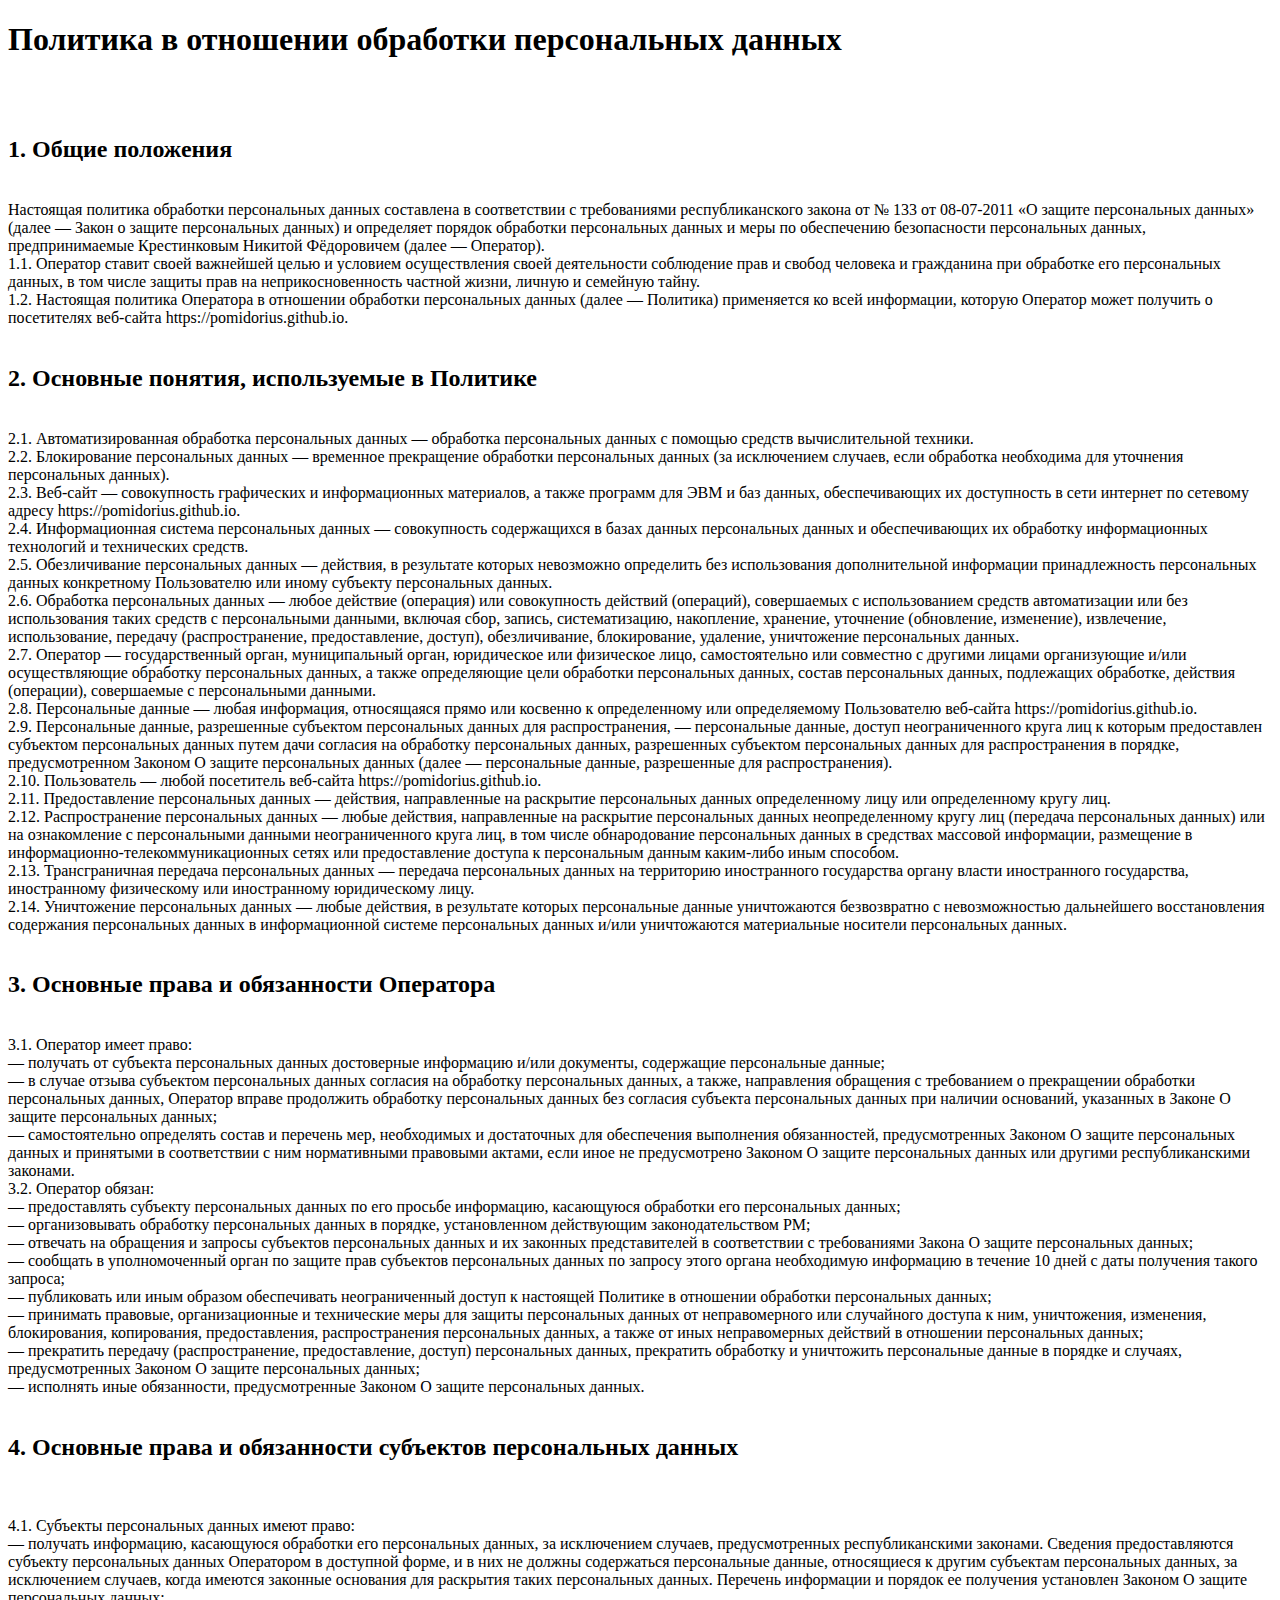
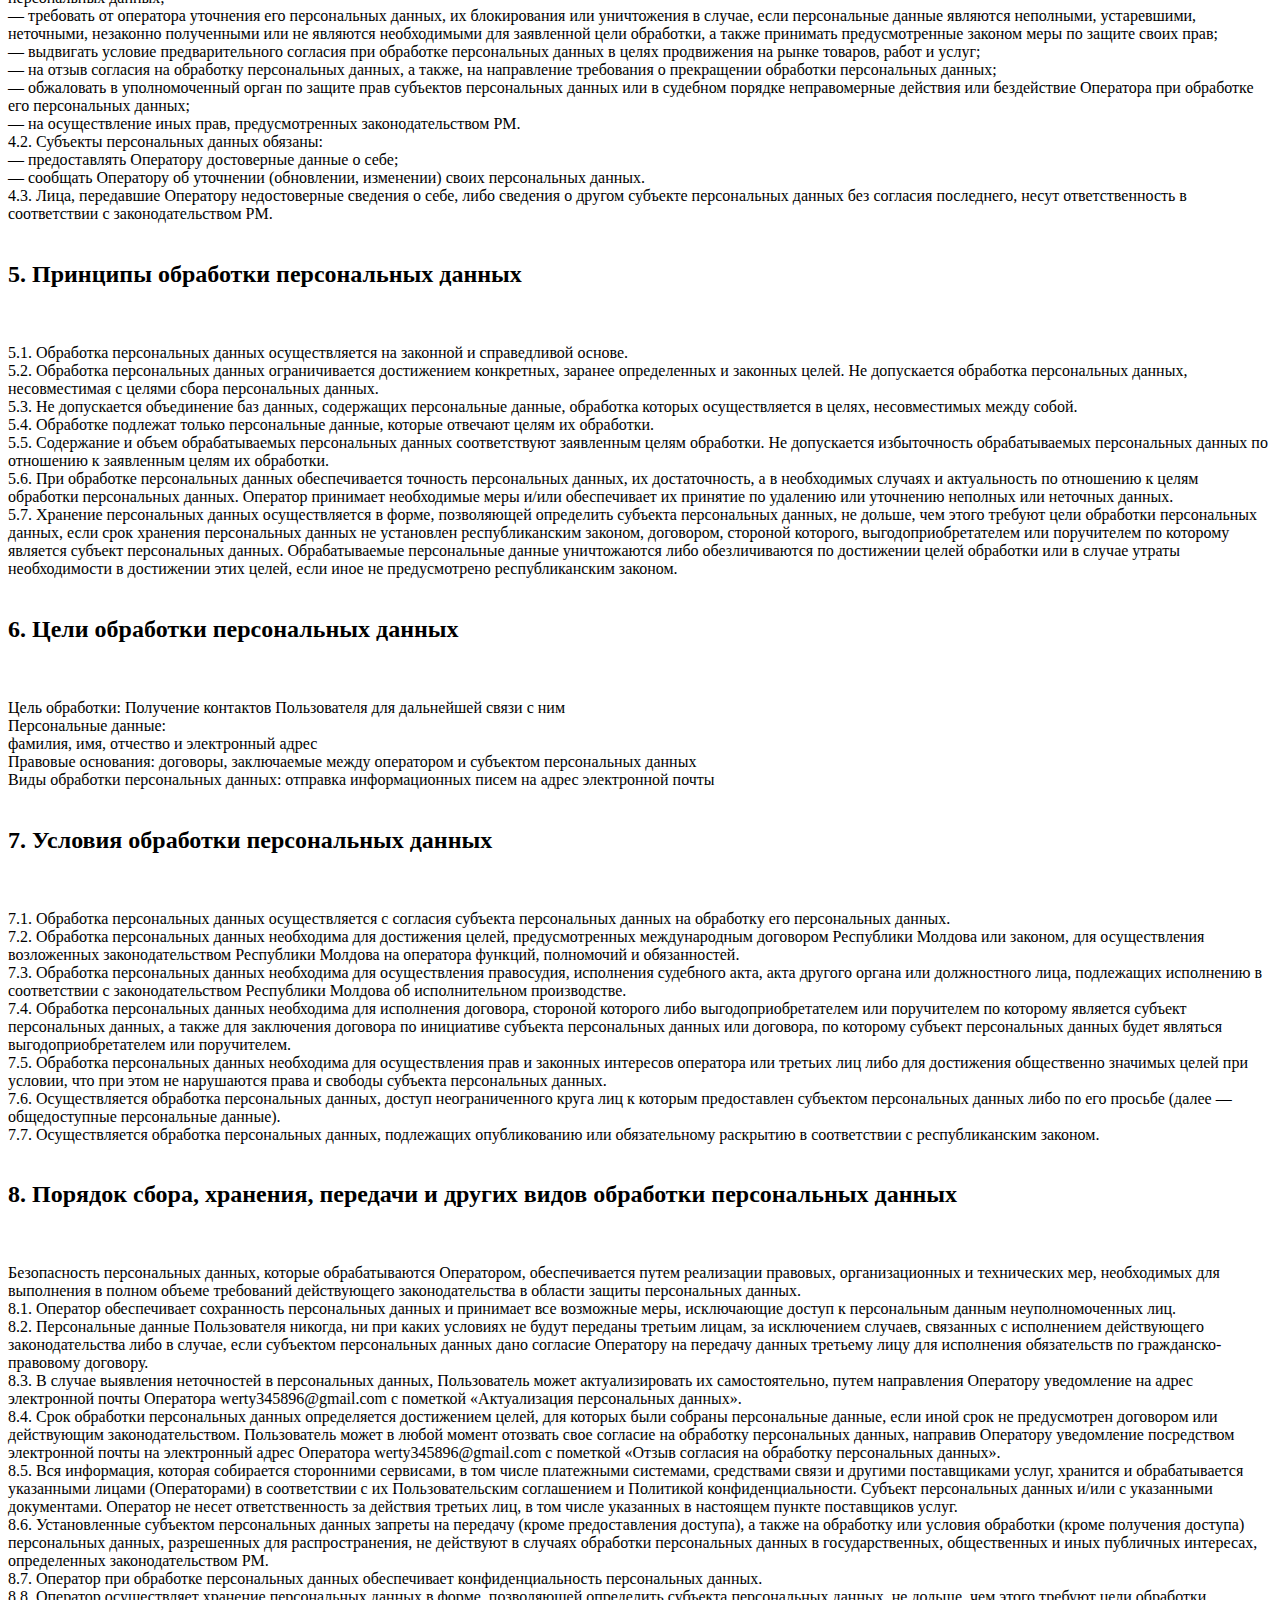
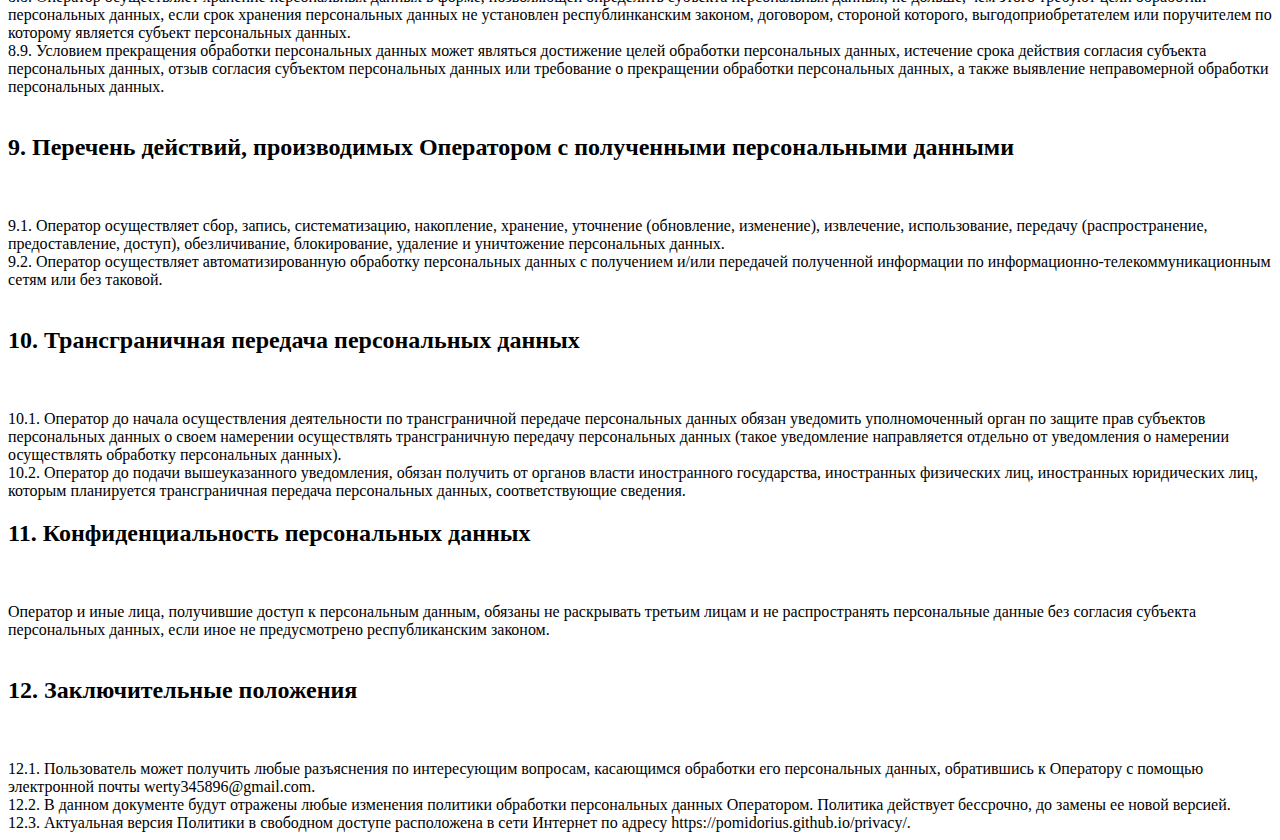
<file: policy.html>
<!DOCTYPE html><html lang="en"><head><meta charset="UTF-8"><meta http-equiv="X-UA-Compatible" content="IE=edge"><meta name="viewport" content="width=device-width,initial-scale=1"><title>Policy</title></head><body><h1>Политика в отношении обработки персональных данных</h1><br><br><h2>1. Общие положения</h2><br>Настоящая политика обработки персональных данных составлена в соответствии с требованиями республиканского закона от № 133 от 08-07-2011 «О защите персональных данных» (далее — Закон о защите персональных данных) и определяет порядок обработки персональных данных и меры по обеспечению безопасности персональных данных, предпринимаемые Крестинковым Никитой Фёдоровичем (далее — Оператор).<br>1.1. Оператор ставит своей важнейшей целью и условием осуществления своей деятельности соблюдение прав и свобод человека и гражданина при обработке его персональных данных, в том числе защиты прав на неприкосновенность частной жизни, личную и семейную тайну.<br>1.2. Настоящая политика Оператора в отношении обработки персональных данных (далее — Политика) применяется ко всей информации, которую Оператор может получить о посетителях веб-сайта https://pomidorius.github.io.<br><br><h2>2. Основные понятия, используемые в Политике</h2><br>2.1. Автоматизированная обработка персональных данных — обработка персональных данных с помощью средств вычислительной техники.<br>2.2. Блокирование персональных данных — временное прекращение обработки персональных данных (за исключением случаев, если обработка необходима для уточнения персональных данных).<br>2.3. Веб-сайт — совокупность графических и информационных материалов, а также программ для ЭВМ и баз данных, обеспечивающих их доступность в сети интернет по сетевому адресу https://pomidorius.github.io.<br>2.4. Информационная система персональных данных — совокупность содержащихся в базах данных персональных данных и обеспечивающих их обработку информационных технологий и технических средств.<br>2.5. Обезличивание персональных данных — действия, в результате которых невозможно определить без использования дополнительной информации принадлежность персональных данных конкретному Пользователю или иному субъекту персональных данных.<br>2.6. Обработка персональных данных — любое действие (операция) или совокупность действий (операций), совершаемых с использованием средств автоматизации или без использования таких средств с персональными данными, включая сбор, запись, систематизацию, накопление, хранение, уточнение (обновление, изменение), извлечение, использование, передачу (распространение, предоставление, доступ), обезличивание, блокирование, удаление, уничтожение персональных данных.<br>2.7. Оператор — государственный орган, муниципальный орган, юридическое или физическое лицо, самостоятельно или совместно с другими лицами организующие и/или осуществляющие обработку персональных данных, а также определяющие цели обработки персональных данных, состав персональных данных, подлежащих обработке, действия (операции), совершаемые с персональными данными.<br>2.8. Персональные данные — любая информация, относящаяся прямо или косвенно к определенному или определяемому Пользователю веб-сайта https://pomidorius.github.io.<br>2.9. Персональные данные, разрешенные субъектом персональных данных для распространения, — персональные данные, доступ неограниченного круга лиц к которым предоставлен субъектом персональных данных путем дачи согласия на обработку персональных данных, разрешенных субъектом персональных данных для распространения в порядке, предусмотренном Законом О защите персональных данных (далее — персональные данные, разрешенные для распространения).<br>2.10. Пользователь — любой посетитель веб-сайта https://pomidorius.github.io.<br>2.11. Предоставление персональных данных — действия, направленные на раскрытие персональных данных определенному лицу или определенному кругу лиц.<br>2.12. Распространение персональных данных — любые действия, направленные на раскрытие персональных данных неопределенному кругу лиц (передача персональных данных) или на ознакомление с персональными данными неограниченного круга лиц, в том числе обнародование персональных данных в средствах массовой информации, размещение в информационно-телекоммуникационных сетях или предоставление доступа к персональным данным каким-либо иным способом.<br>2.13. Трансграничная передача персональных данных — передача персональных данных на территорию иностранного государства органу власти иностранного государства, иностранному физическому или иностранному юридическому лицу.<br>2.14. Уничтожение персональных данных — любые действия, в результате которых персональные данные уничтожаются безвозвратно с невозможностью дальнейшего восстановления содержания персональных данных в информационной системе персональных данных и/или уничтожаются материальные носители персональных данных.<br><br><h2>3. Основные права и обязанности Оператора</h2><br>3.1. Оператор имеет право:<br>— получать от субъекта персональных данных достоверные информацию и/или документы, содержащие персональные данные;<br>— в случае отзыва субъектом персональных данных согласия на обработку персональных данных, а также, направления обращения с требованием о прекращении обработки персональных данных, Оператор вправе продолжить обработку персональных данных без согласия субъекта персональных данных при наличии оснований, указанных в Законе О защите персональных данных;<br>— самостоятельно определять состав и перечень мер, необходимых и достаточных для обеспечения выполнения обязанностей, предусмотренных Законом О защите персональных данных и принятыми в соответствии с ним нормативными правовыми актами, если иное не предусмотрено Законом О защите персональных данных или другими республиканскими законами.<br>3.2. Оператор обязан:<br>— предоставлять субъекту персональных данных по его просьбе информацию, касающуюся обработки его персональных данных;<br>— организовывать обработку персональных данных в порядке, установленном действующим законодательством РМ;<br>— отвечать на обращения и запросы субъектов персональных данных и их законных представителей в соответствии с требованиями Закона О защите персональных данных;<br>— сообщать в уполномоченный орган по защите прав субъектов персональных данных по запросу этого органа необходимую информацию в течение 10 дней с даты получения такого запроса;<br>— публиковать или иным образом обеспечивать неограниченный доступ к настоящей Политике в отношении обработки персональных данных;<br>— принимать правовые, организационные и технические меры для защиты персональных данных от неправомерного или случайного доступа к ним, уничтожения, изменения, блокирования, копирования, предоставления, распространения персональных данных, а также от иных неправомерных действий в отношении персональных данных;<br>— прекратить передачу (распространение, предоставление, доступ) персональных данных, прекратить обработку и уничтожить персональные данные в порядке и случаях, предусмотренных Законом О защите персональных данных;<br>— исполнять иные обязанности, предусмотренные Законом О защите персональных данных.<br><br><h2>4. Основные права и обязанности субъектов персональных данных</h2><br><br>4.1. Субъекты персональных данных имеют право:<br>— получать информацию, касающуюся обработки его персональных данных, за исключением случаев, предусмотренных республиканскими законами. Сведения предоставляются субъекту персональных данных Оператором в доступной форме, и в них не должны содержаться персональные данные, относящиеся к другим субъектам персональных данных, за исключением случаев, когда имеются законные основания для раскрытия таких персональных данных. Перечень информации и порядок ее получения установлен Законом О защите персональных данных;<br>— требовать от оператора уточнения его персональных данных, их блокирования или уничтожения в случае, если персональные данные являются неполными, устаревшими, неточными, незаконно полученными или не являются необходимыми для заявленной цели обработки, а также принимать предусмотренные законом меры по защите своих прав;<br>— выдвигать условие предварительного согласия при обработке персональных данных в целях продвижения на рынке товаров, работ и услуг;<br>— на отзыв согласия на обработку персональных данных, а также, на направление требования о прекращении обработки персональных данных;<br>— обжаловать в уполномоченный орган по защите прав субъектов персональных данных или в судебном порядке неправомерные действия или бездействие Оператора при обработке его персональных данных;<br>— на осуществление иных прав, предусмотренных законодательством РМ.<br>4.2. Субъекты персональных данных обязаны:<br>— предоставлять Оператору достоверные данные о себе;<br>— сообщать Оператору об уточнении (обновлении, изменении) своих персональных данных.<br>4.3. Лица, передавшие Оператору недостоверные сведения о себе, либо сведения о другом субъекте персональных данных без согласия последнего, несут ответственность в соответствии с законодательством РМ.<br><br><h2>5. Принципы обработки персональных данных</h2><br><br>5.1. Обработка персональных данных осуществляется на законной и справедливой основе.<br>5.2. Обработка персональных данных ограничивается достижением конкретных, заранее определенных и законных целей. Не допускается обработка персональных данных, несовместимая с целями сбора персональных данных.<br>5.3. Не допускается объединение баз данных, содержащих персональные данные, обработка которых осуществляется в целях, несовместимых между собой.<br>5.4. Обработке подлежат только персональные данные, которые отвечают целям их обработки.<br>5.5. Содержание и объем обрабатываемых персональных данных соответствуют заявленным целям обработки. Не допускается избыточность обрабатываемых персональных данных по отношению к заявленным целям их обработки.<br>5.6. При обработке персональных данных обеспечивается точность персональных данных, их достаточность, а в необходимых случаях и актуальность по отношению к целям обработки персональных данных. Оператор принимает необходимые меры и/или обеспечивает их принятие по удалению или уточнению неполных или неточных данных.<br>5.7. Хранение персональных данных осуществляется в форме, позволяющей определить субъекта персональных данных, не дольше, чем этого требуют цели обработки персональных данных, если срок хранения персональных данных не установлен республиканским законом, договором, стороной которого, выгодоприобретателем или поручителем по которому является субъект персональных данных. Обрабатываемые персональные данные уничтожаются либо обезличиваются по достижении целей обработки или в случае утраты необходимости в достижении этих целей, если иное не предусмотрено республиканским законом.<br><br><h2>6. Цели обработки персональных данных</h2><br><br>Цель обработки: Получение контактов Пользователя для дальнейшей связи с ним<br>Персональные данные:<br>фамилия, имя, отчество и электронный адрес<br>Правовые основания: договоры, заключаемые между оператором и субъектом персональных данных<br>Виды обработки персональных данных:	отправка информационных писем на адрес электронной почты<br><br><h2>7. Условия обработки персональных данных</h2><br><br>7.1. Обработка персональных данных осуществляется с согласия субъекта персональных данных на обработку его персональных данных.<br>7.2. Обработка персональных данных необходима для достижения целей, предусмотренных международным договором Республики Молдова или законом, для осуществления возложенных законодательством Республики Молдова на оператора функций, полномочий и обязанностей.<br>7.3. Обработка персональных данных необходима для осуществления правосудия, исполнения судебного акта, акта другого органа или должностного лица, подлежащих исполнению в соответствии с законодательством Республики Молдова об исполнительном производстве.<br>7.4. Обработка персональных данных необходима для исполнения договора, стороной которого либо выгодоприобретателем или поручителем по которому является субъект персональных данных, а также для заключения договора по инициативе субъекта персональных данных или договора, по которому субъект персональных данных будет являться выгодоприобретателем или поручителем.<br>7.5. Обработка персональных данных необходима для осуществления прав и законных интересов оператора или третьих лиц либо для достижения общественно значимых целей при условии, что при этом не нарушаются права и свободы субъекта персональных данных.<br>7.6. Осуществляется обработка персональных данных, доступ неограниченного круга лиц к которым предоставлен субъектом персональных данных либо по его просьбе (далее — общедоступные персональные данные).<br>7.7. Осуществляется обработка персональных данных, подлежащих опубликованию или обязательному раскрытию в соответствии с республиканским законом.<br><br><h2>8. Порядок сбора, хранения, передачи и других видов обработки персональных данных</h2><br><br>Безопасность персональных данных, которые обрабатываются Оператором, обеспечивается путем реализации правовых, организационных и технических мер, необходимых для выполнения в полном объеме требований действующего законодательства в области защиты персональных данных.<br>8.1. Оператор обеспечивает сохранность персональных данных и принимает все возможные меры, исключающие доступ к персональным данным неуполномоченных лиц.<br>8.2. Персональные данные Пользователя никогда, ни при каких условиях не будут переданы третьим лицам, за исключением случаев, связанных с исполнением действующего законодательства либо в случае, если субъектом персональных данных дано согласие Оператору на передачу данных третьему лицу для исполнения обязательств по гражданско-правовому договору.<br>8.3. В случае выявления неточностей в персональных данных, Пользователь может актуализировать их самостоятельно, путем направления Оператору уведомление на адрес электронной почты Оператора werty345896@gmail.com с пометкой «Актуализация персональных данных».<br>8.4. Срок обработки персональных данных определяется достижением целей, для которых были собраны персональные данные, если иной срок не предусмотрен договором или действующим законодательством. Пользователь может в любой момент отозвать свое согласие на обработку персональных данных, направив Оператору уведомление посредством электронной почты на электронный адрес Оператора werty345896@gmail.com с пометкой «Отзыв согласия на обработку персональных данных».<br>8.5. Вся информация, которая собирается сторонними сервисами, в том числе платежными системами, средствами связи и другими поставщиками услуг, хранится и обрабатывается указанными лицами (Операторами) в соответствии с их Пользовательским соглашением и Политикой конфиденциальности. Субъект персональных данных и/или с указанными документами. Оператор не несет ответственность за действия третьих лиц, в том числе указанных в настоящем пункте поставщиков услуг.<br>8.6. Установленные субъектом персональных данных запреты на передачу (кроме предоставления доступа), а также на обработку или условия обработки (кроме получения доступа) персональных данных, разрешенных для распространения, не действуют в случаях обработки персональных данных в государственных, общественных и иных публичных интересах, определенных законодательством РМ.<br>8.7. Оператор при обработке персональных данных обеспечивает конфиденциальность персональных данных.<br>8.8. Оператор осуществляет хранение персональных данных в форме, позволяющей определить субъекта персональных данных, не дольше, чем этого требуют цели обработки персональных данных, если срок хранения персональных данных не установлен республинканским законом, договором, стороной которого, выгодоприобретателем или поручителем по которому является субъект персональных данных.<br>8.9. Условием прекращения обработки персональных данных может являться достижение целей обработки персональных данных, истечение срока действия согласия субъекта персональных данных, отзыв согласия субъектом персональных данных или требование о прекращении обработки персональных данных, а также выявление неправомерной обработки персональных данных.<br><br><h2>9. Перечень действий, производимых Оператором с полученными персональными данными</h2><br><br>9.1. Оператор осуществляет сбор, запись, систематизацию, накопление, хранение, уточнение (обновление, изменение), извлечение, использование, передачу (распространение, предоставление, доступ), обезличивание, блокирование, удаление и уничтожение персональных данных.<br>9.2. Оператор осуществляет автоматизированную обработку персональных данных с получением и/или передачей полученной информации по информационно-телекоммуникационным сетям или без таковой.<br><br><h2>10. Трансграничная передача персональных данных</h2><br><br>10.1. Оператор до начала осуществления деятельности по трансграничной передаче персональных данных обязан уведомить уполномоченный орган по защите прав субъектов персональных данных о своем намерении осуществлять трансграничную передачу персональных данных (такое уведомление направляется отдельно от уведомления о намерении осуществлять обработку персональных данных).<br>10.2. Оператор до подачи вышеуказанного уведомления, обязан получить от органов власти иностранного государства, иностранных физических лиц, иностранных юридических лиц, которым планируется трансграничная передача персональных данных, соответствующие сведения.<br><h2>11. Конфиденциальность персональных данных</h2><br><br>Оператор и иные лица, получившие доступ к персональным данным, обязаны не раскрывать третьим лицам и не распространять персональные данные без согласия субъекта персональных данных, если иное не предусмотрено республиканским законом.<br><br><h2>12. Заключительные положения</h2><br><br>12.1. Пользователь может получить любые разъяснения по интересующим вопросам, касающимся обработки его персональных данных, обратившись к Оператору с помощью электронной почты werty345896@gmail.com.<br>12.2. В данном документе будут отражены любые изменения политики обработки персональных данных Оператором. Политика действует бессрочно, до замены ее новой версией.<br>12.3. Актуальная версия Политики в свободном доступе расположена в сети Интернет по адресу https://pomidorius.github.io/privacy/.<br></body></html>
</file>
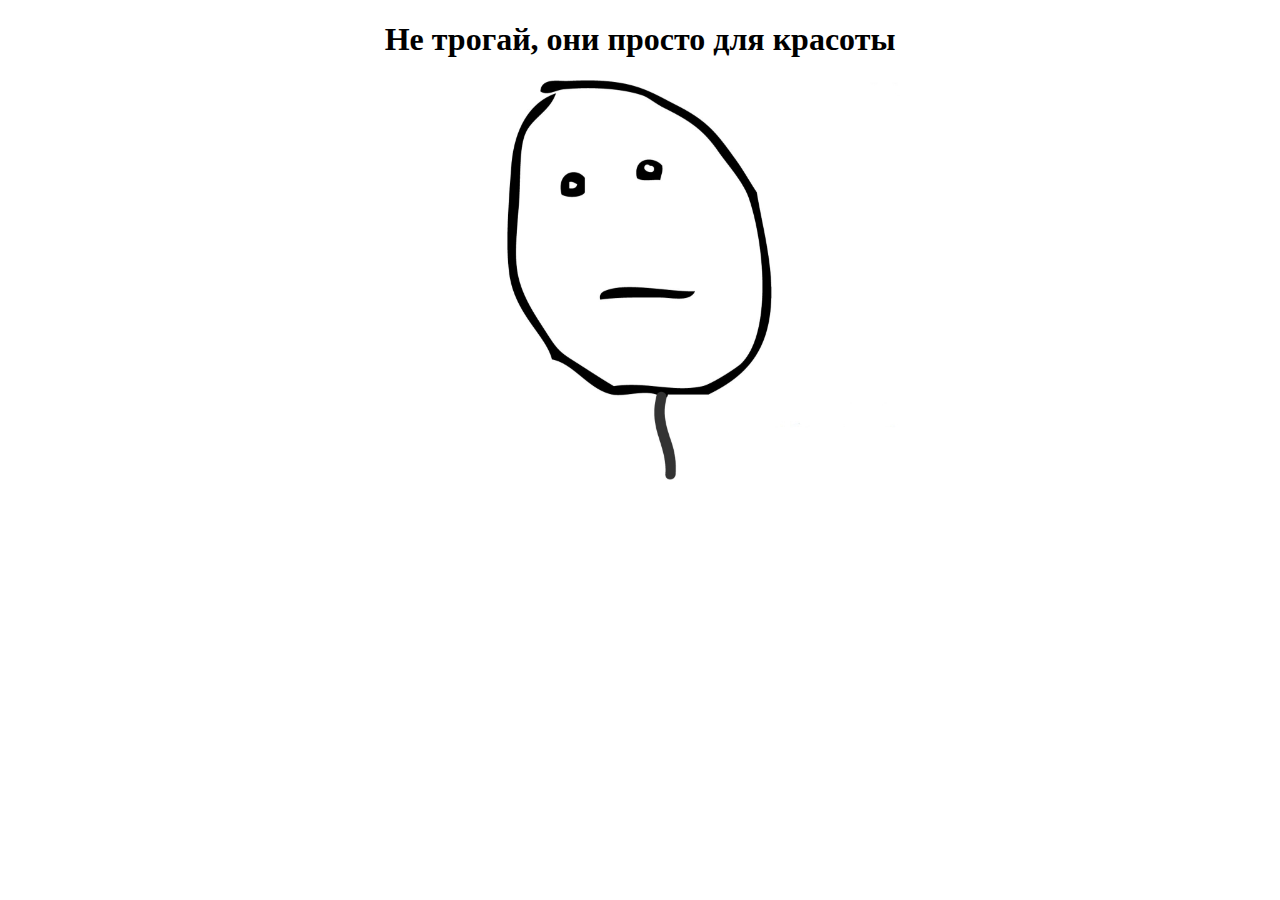
<file: Templ/src/don't_touch.html>
<!DOCTYPE html>
<html lang="en">
<head>
    <meta charset="UTF-8">
    <meta http-equiv="X-UA-Compatible" content="IE=edge">
    <meta name="viewport" content="width=device-width, initial-scale=1.0">
    <title>Не трогай:<</title>
</head>
<body>
    <h1 style="text-align: center;">Не трогай, они просто для красоты</h1>
    <img style="display: block; margin: 0 auto; width: 600px; height: 400px;"src="img/zachem.jpg" alt="stickman">
</body>
</html>
</file>
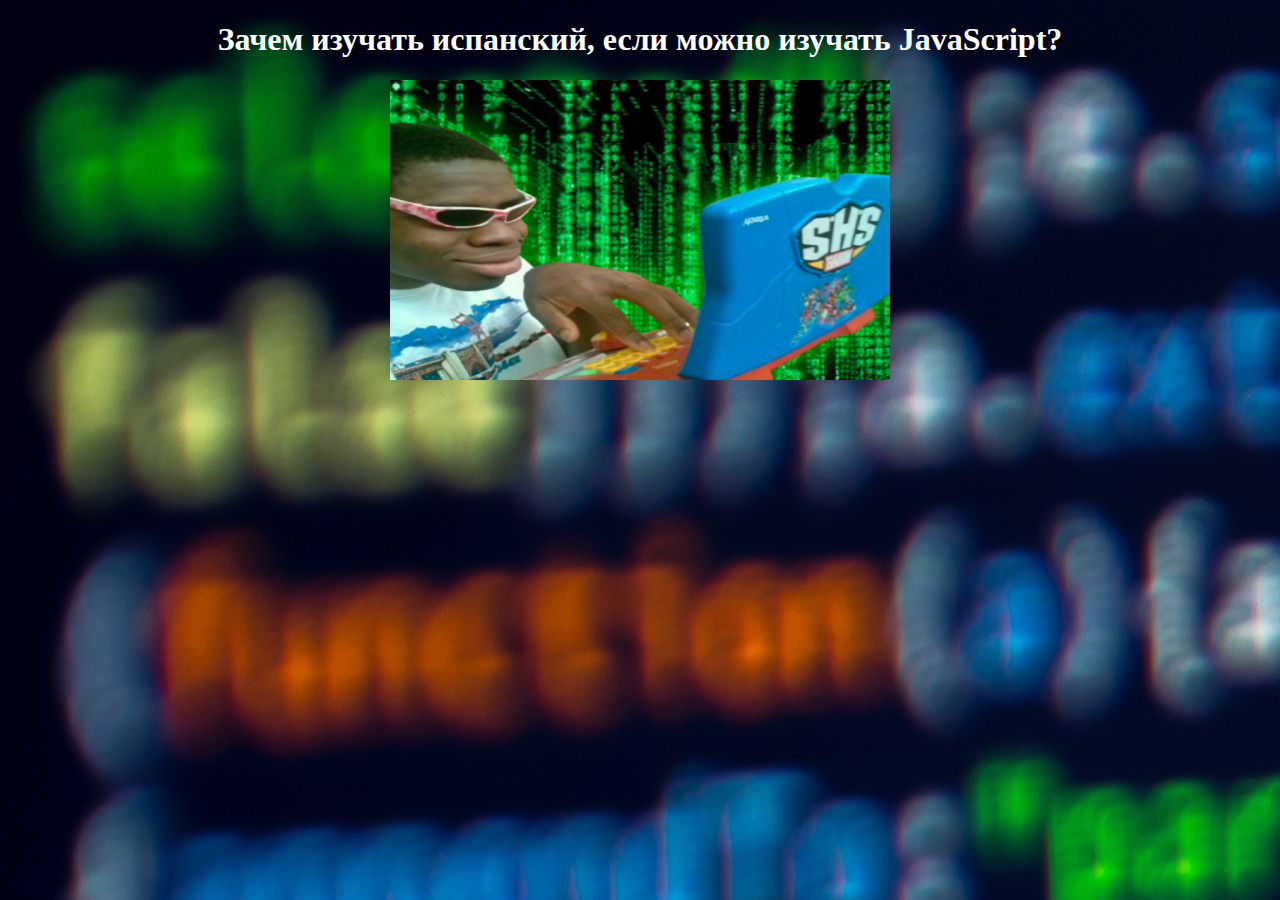
<file: Templ/src/Js.html>
<!DOCTYPE html>
<html lang="ru">
<head>
    <meta charset="UTF-8">
    <meta http-equiv="X-UA-Compatible" content="IE=edge">
    <meta name="viewport" content="width=device-width, initial-scale=1.0">
    <title>Хорошо подумай</title>
</head>
<body style="background: url(img/bg/JS_bg.jpg);">
    <h1 style="text-align: center; color:white">Зачем изучать испанский, если можно изучать JavaScript?</h1>
    <a href="https://code.mu/ru/javascript/book/prime/"><img src="img/matrics.jpg" alt="matric" style="width: 500px; height: 300px;display: block; margin: 0 auto;"></a>
</body>
</html>
</file>
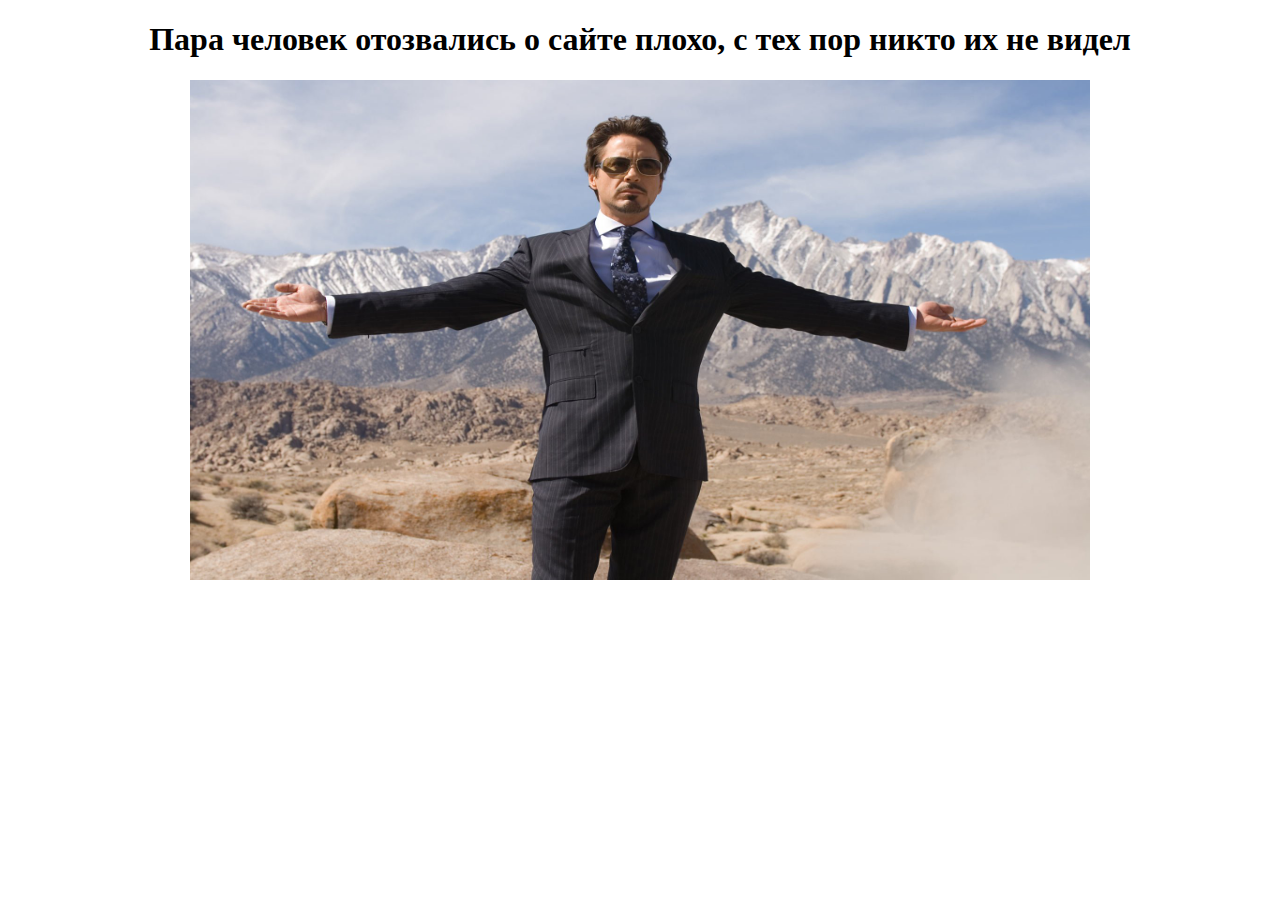
<file: Templ/src/req.html>
<!DOCTYPE html>
<html lang="en">
<head>
    <meta charset="UTF-8">
    <meta http-equiv="X-UA-Compatible" content="IE=edge">
    <meta name="viewport" content="width=device-width, initial-scale=1.0">
    <title>Странно....</title>
</head>
<body>
    <h1 style="text-align:center">Пара человек отозвались о сайте плохо, с тех пор никто их не видел</h1>
    <img style="display: block; margin: 0 auto; width: 900px; height: 500px;" src="img/Tony.jpg" alt="Tony">
</body>
</html>
</file>
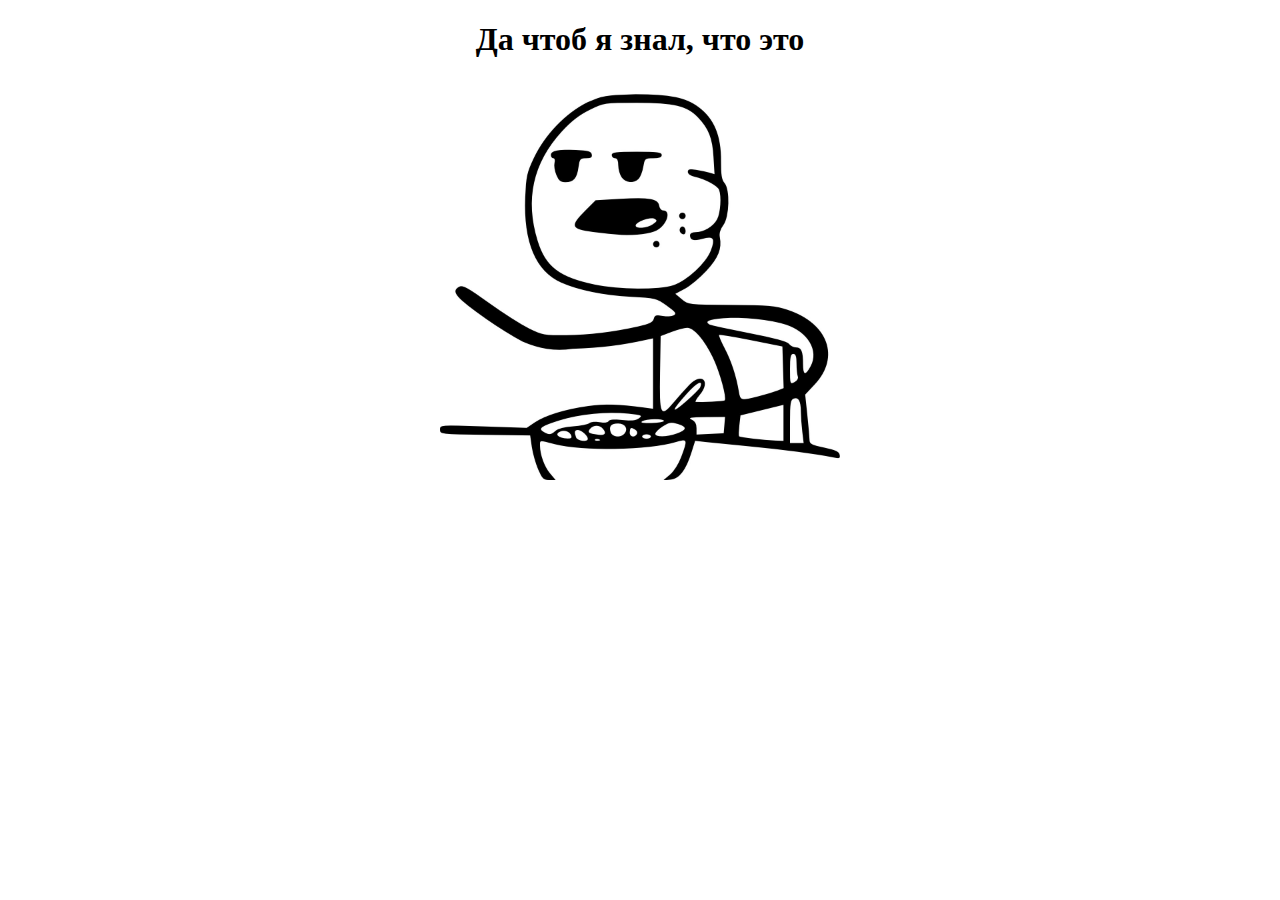
<file: Templ/src/unknowm.html>
<!DOCTYPE html>
<html lang="en">
<head>
    <meta charset="UTF-8">
    <meta http-equiv="X-UA-Compatible" content="IE=edge">
    <meta name="viewport" content="width=device-width, initial-scale=1.0">
    <title>Что-то непостижимое</title>
</head>
<body>
    <h1 style="text-align: center;">Да чтоб я знал, что это</h1>
    <img style="width: 400px; height: 400px; display: block; margin: 0 auto;" src="img/da.jpg" alt="stickman">
</body>
</html>
</file>
<file: css/style.min.css>
/*!
 * Bootstrap Reboot v4.3.1 (https://getbootstrap.com/)
 * Copyright 2011-2019 The Bootstrap Authors
 * Copyright 2011-2019 Twitter, Inc.
 * Licensed under MIT (https://github.com/twbs/bootstrap/blob/master/LICENSE)
 * Forked from Normalize.css, licensed MIT (https://github.com/necolas/normalize.css/blob/master/LICENSE.md)
 */@import url(https://fonts.googleapis.com/css2?family=Poppins:wght@500;700&display=swap);*,::after,::before{box-sizing:border-box}html{font-family:sans-serif;line-height:1.15;-webkit-text-size-adjust:100%;-webkit-tap-highlight-color:rgba(0,0,0,0)}article,aside,figcaption,figure,footer,header,hgroup,main,nav,section{display:block}body{margin:0;font-family:-apple-system,BlinkMacSystemFont,"Segoe UI",Roboto,"Helvetica Neue",Arial,"Noto Sans",sans-serif,"Apple Color Emoji","Segoe UI Emoji","Segoe UI Symbol","Noto Color Emoji";font-size:1rem;font-weight:400;line-height:1.5;color:#212529;text-align:left;background-color:#fff}[tabindex="-1"]:focus{outline:0!important}hr{box-sizing:content-box;height:0;overflow:visible}h1,h2,h3,h4,h5,h6{margin-top:0;margin-bottom:.5rem}p{margin-top:0;margin-bottom:1rem}abbr[data-original-title],abbr[title]{text-decoration:underline;-webkit-text-decoration:underline dotted;text-decoration:underline dotted;cursor:help;border-bottom:0;-webkit-text-decoration-skip-ink:none;text-decoration-skip-ink:none}address{margin-bottom:1rem;font-style:normal;line-height:inherit}dl,ol,ul{margin-top:0;margin-bottom:1rem}ol ol,ol ul,ul ol,ul ul{margin-bottom:0}dt{font-weight:700}dd{margin-bottom:.5rem;margin-left:0}blockquote{margin:0 0 1rem}b,strong{font-weight:bolder}small{font-size:80%}sub,sup{position:relative;font-size:75%;line-height:0;vertical-align:baseline}sub{bottom:-.25em}sup{top:-.5em}a{color:#007bff;text-decoration:none;background-color:rgba(0,0,0,0)}a:hover{color:#0056b3;text-decoration:underline}a:not([href]):not([tabindex]){color:inherit;text-decoration:none}a:not([href]):not([tabindex]):focus,a:not([href]):not([tabindex]):hover{color:inherit;text-decoration:none}a:not([href]):not([tabindex]):focus{outline:0}code,kbd,pre,samp{font-family:SFMono-Regular,Menlo,Monaco,Consolas,"Liberation Mono","Courier New",monospace;font-size:1em}pre{margin-top:0;margin-bottom:1rem;overflow:auto}figure{margin:0 0 1rem}img{vertical-align:middle;border-style:none}svg{overflow:hidden;vertical-align:middle}table{border-collapse:collapse}caption{padding-top:.75rem;padding-bottom:.75rem;color:#6c757d;text-align:left;caption-side:bottom}th{text-align:inherit}label{display:inline-block;margin-bottom:.5rem}button{border-radius:0}button:focus{outline:1px dotted;outline:5px auto -webkit-focus-ring-color}button,input,optgroup,select,textarea{margin:0;font-family:inherit;font-size:inherit;line-height:inherit}button,input{overflow:visible}button,select{text-transform:none}select{word-wrap:normal}[type=button],[type=reset],[type=submit],button{-webkit-appearance:button}[type=button]:not(:disabled),[type=reset]:not(:disabled),[type=submit]:not(:disabled),button:not(:disabled){cursor:pointer}[type=button]::-moz-focus-inner,[type=reset]::-moz-focus-inner,[type=submit]::-moz-focus-inner,button::-moz-focus-inner{padding:0;border-style:none}input[type=checkbox],input[type=radio]{box-sizing:border-box;padding:0}input[type=date],input[type=datetime-local],input[type=month],input[type=time]{-webkit-appearance:listbox}textarea{overflow:auto;resize:vertical}fieldset{min-width:0;padding:0;margin:0;border:0}legend{display:block;width:100%;max-width:100%;padding:0;margin-bottom:.5rem;font-size:1.5rem;line-height:inherit;color:inherit;white-space:normal}progress{vertical-align:baseline}[type=number]::-webkit-inner-spin-button,[type=number]::-webkit-outer-spin-button{height:auto}[type=search]{outline-offset:-2px;-webkit-appearance:none}[type=search]::-webkit-search-decoration{-webkit-appearance:none}::-webkit-file-upload-button{font:inherit;-webkit-appearance:button}output{display:inline-block}summary{display:list-item;cursor:pointer}template{display:none}[hidden]{display:none!important}:root{--theme_light:#ffffff;--theme_dark:#000000}@keyframes rotation{0%{transform:translateY(-2px) rotate(90deg);animation-timing-function:ease-out}25%{transform:translateY(-4px) rotate(180deg);animation-timing-function:ease-in}50%{transform:translateY(-6px) rotate(270deg);animation-timing-function:ease-in}75%{transform:translateY(-8px) rotate(360deg);animation-timing-function:ease-in}100%{transform:translateY(-10px) rotate(0);animation-timing-function:ease-out}}@keyframes rotation_deg{0%{transform:translateX(-2px) rotate(90deg);animation-timing-function:ease-out}25%{transform:translateX(-4px) rotate(180deg);animation-timing-function:ease-in}50%{transform:translateX(-6px) rotate(270deg);animation-timing-function:ease-in}75%{transform:translateX(-8px) rotate(360deg);animation-timing-function:ease-in}100%{transform:translateX(-10px) rotate(360deg);animation-timing-function:ease-out}}*{font-family:Poppins,sans-serif;margin:0;padding:0}body{position:relative}.container{width:1140px;margin:0 auto}.divider{width:60px;height:3px;background-color:#2765cc;margin:25px auto 0 auto;transition:all 1s}.pageup{position:fixed;bottom:20px;right:20px;width:60px;height:60px;transition:opacity .3s ease-in;opacity:.4;cursor:pointer;visibility:hidden}.pageup:hover{opacity:1}.pageup svg{fill:#2765cc}.visible{visibility:visible}.promo{min-height:100vh;position:relative;background:url(../img/promo__bg.jpg) no-repeat 50%/cover;padding-top:200px}.promo__title{margin-top:10px}.promo .upd,.promo__descr,.promo__title{color:#fff!important}.promo__btns{margin-top:25px;display:flex;width:273px;justify-content:space-between;align-items:center}.promo__link{color:#000;font-weight:700}.promo__link:hover{color:#000;text-decoration:none}.title{font-weight:700;font-size:36px;line-height:60px;color:#000}.title_fz14{font-size:14px;line-height:21px}.title_fz16{font-size:16px;line-height:24px}.title_fz20{font-size:20px;line-height:30px}.title_fz36{font-size:36px}.title_fz48{font-size:48px}.title__line{width:260px;position:relative;padding-left:10px;z-index:1}.title__line:before{content:"";position:absolute;border-radius:20px;width:36px;height:36px;background:#2765cc;z-index:-1;top:-25%;left:0}.title__line:before{-webkit-transition:.1s ease;-moz-transition:.1s ease;-o-transition:.1s ease}.title__line:hover:before{width:162px;left:98px;transition:all .1s}.btn{height:45px;background-color:#2765cc;box-shadow:0 4px 4px rgba(0,0,0,.15);padding:12px 25px}.upd{padding:12px 25px}.sidepanel{position:fixed;top:35%;left:50px;display:flex;flex-direction:column;justify-content:space-between;align-items:center;height:340px;z-index:4;transition:all .3s}.sidepanel.disactive{position:absolute;left:-100%;transition:all .6s}.sidepanel__divider{width:2px;height:70px;background-color:#000}.sidepanel__link svg{-webkit-transition:.5s ease;-moz-transition:.5s ease;-o-transition:.5s ease}.sidepanel__link:hover svg{transform:translateX(-10px);transition:all .5s;animation:.3s 1 normal backwards running rotation_deg}.sidepanel__link:hover svg path{fill:red}.sidepanel__text{height:150px;width:25px}.sidepanel__text span{transform:rotate(-90deg) translate(-30%,-260%);display:block;width:150px}.sidepanel__closer{position:absolute;top:-30px;left:-30px;cursor:pointer}.sidepanel__opennig{display:none;cursor:pointer;width:40px;height:80px;border:2px solid #dbdada;border-radius:0 100% 100% 0/0 50% 50% 0;background:rgba(219,218,218,.6);padding:25px 0}.sidepanel__opennig img{width:20px;height:20px}.sidepanel__opennig.active_openning{display:block;position:fixed;top:50vh;left:0;transition:all .5s}.hamburger{position:fixed;top:20px;right:30px;height:21px;display:flex;flex-direction:column;justify-content:space-between;align-items:flex-end;z-index:1;cursor:pointer}.hamburger span{display:block;width:30px;height:3px;background-color:#151b15}.hamburger span.long{width:40px}.menu{position:fixed;top:0;left:-100%;width:100%;height:100vh;z-index:10;visibility:hidden;opacity:0;transition:all .6s}.menu__block{position:relative;width:345px;background-color:#2765cc;height:100%;padding-top:140px;padding-left:40px;transition:all .6s;z-index:10}.menu__close{position:absolute;top:25px;right:25px;cursor:pointer}.menu__list{list-style-type:none;padding-left:35px}.menu__link{position:relative;font-size:24px;font-weight:700;line-height:36px;color:#fff;margin-bottom:15px}.menu__link:before{content:"";position:absolute;left:-35px;top:10px;width:15px;height:15px;border:1px solid #000;border-radius:50%;transition:all .6s}.menu__link:hover:before{border:1px solid #fff;background-color:#fff}.menu__link a{color:#fff}.menu__social{position:absolute;bottom:50px;left:50%;transform:translateX(-50%);width:90px;display:flex;justify-content:space-between;align-items:center}.menu__href:hover svg{transform:translateY(-10px) rotate(90deg);transition:all .5s;animation:.3s 1 normal backwards running rotation}.menu__href:hover svg path{fill:red}.menu__href svg{transform:rotate(90deg);-webkit-transition:.5s ease;-moz-transition:.5s ease;-o-transition:.5s ease}.menu__overlay{position:fixed;top:0;left:0;width:100%;height:100%;background-color:#fff;opacity:.75}.active{left:0;visibility:visible;opacity:1}.about{padding-top:120px}.about__wrapper{display:grid;grid-template-columns:400px 670px;grid-template-rows:minmax(245px,auto) minmax(255px,auto);grid-auto-rows:minmax(245px,auto);-moz-column-gap:70px;column-gap:70px;row-gap:40px}.about__photo{grid-row:1/3}.about__photo img{width:100%;-o-object-fit:cover;object-fit:cover}.about__descr{padding-top:6px}.about__descr .divider{margin:0;margin-top:-10px}.about__title{position:relative;padding:1px 0 0 12px}.about__title:before{content:"";position:absolute;border-radius:20px;width:36px;height:36px;background:#2765cc;z-index:-1;top:-25%;left:0}.about__divider:hover .divider{width:330px}.about__text{margin-top:20px;font-weight:500;font-size:14px;line-height:21px}.about__skills{display:grid;grid-template:repeat(2,minmax(115px,auto))/repeat(2,260px);grid-auto-rows:1fr;-moz-column-gap:50px;column-gap:50px;row-gap:20px}.about__skill{display:grid;grid-template-columns:40px 200px;-moz-column-gap:20px;column-gap:20px}.about__skill-circle{position:relative;padding:15px 0 0 15px}.about__skill-circle:before{content:"";position:absolute;border-radius:20px;width:36px;height:36px;background:#2765cc;z-index:-1;top:-25%;left:0}.about__skill-circle:before{top:0}.about__skill-text{margin-top:6px;font-size:12px;line-height:18px}.resume{padding-top:120px}.resume__title{position:relative;text-align:center}.resume__title:before{content:"";position:absolute;border-radius:20px;width:36px;height:36px;background:#2765cc;z-index:-1;top:-25%;left:0}.resume__title:before{top:-6px;left:50%;transform:translateX(-50%)}.resume__subtitle{text-align:center}.resume__wrapper{padding:60px 65px 0 65px;display:grid;grid-template-columns:repeat(2,425px);justify-content:space-around;-moz-column-gap:135px;column-gap:135px}.resume__column-title{position:relative;padding-left:35px}.resume__column-title:before{content:"";position:absolute;width:15px;height:15px;background-color:#2765cc;border-radius:50%;left:-7px;top:50%;transform:translateY(-50%)}.resume__column ul{list-style-type:none}.resume__column ul li{position:relative}.resume__column ul li:after{content:"";width:1px;height:calc(100% + 16px);position:absolute;top:-16px;left:0;background-color:#000}.resume__item{position:relative}.resume__item:before{content:"";height:1px;width:45px;position:absolute;background-color:#000;top:68px}.resume__item-head{position:relative;padding:45px 0 0 100px}.resume__item-head h4{margin-bottom:0}.resume__item-body{padding-left:43px;margin-top:12px}.resume__item-icon{position:absolute;top:50px;left:45px}.resume__item-icon:before{content:"";position:absolute;border-radius:20px;width:36px;height:36px;background:#2765cc;z-index:-1;top:-25%;left:0}.resume__item-icon img{position:absolute;left:15px;top:15px}.resume__item-location{font-size:12px;line-height:18px;margin-top:5px}.resume__item-body{font-size:12px;line-height:18px}.hidden{display:none}.skills{padding-top:120px}.skills__title{text-align:center;position:relative}.skills__title:before{content:"";position:absolute;border-radius:20px;width:36px;height:36px;background:#2765cc;z-index:-1;top:-25%;left:0}.skills__title:before{top:-6px;left:50%;transform:translateX(-50%)}.skills__subtitle{text-align:center}.skills__wrapper{margin-top:60px;display:grid;grid-template-columns:repeat(auto-fit,270px);justify-content:space-around;gap:13px;grid-template-rows:270px}.skills__item{position:relative;padding:25px 30px 25px 30px;border:1px solid #000;overflow:hidden;height:270px}.skills__item img{margin-bottom:20px}.skills__item-title{margin-bottom:15px;text-transform:uppercase}.skills__item-descr{width:211px;font-weight:500;font-size:12px;line-height:18px}.skills__flex{display:flex;justify-content:center;align-items:center}.skills__key{width:100px;margin:10px auto 0 auto;cursor:pointer}.skills__key:hover{color:red}.skills_hidden{position:absolute;left:-100%}.skills__closer{width:13px;margin:0 auto;cursor:pointer}.skills__closer:hover{color:green}.skills-state{padding-top:120px}.skills-state .title{position:relative}.skills-state .title:before{content:"";position:absolute;border-radius:20px;width:36px;height:36px;background:#2765cc;z-index:-1;top:-25%;left:0}.skills-state .title:before{top:-40%;left:-3%}.skills-state__wrapper{display:grid;grid-template-columns:repeat(auto-fit,350px);justify-content:space-around;grid-template-rows:repeat(2,70px);-moz-column-gap:20px;column-gap:20px;row-gap:30px}.skills-state__item{position:relative}.skills-state__percents{position:absolute;right:0;top:0}.skills-state__scale{margin-top:35px;height:14px;background:#e8e4de;border-radius:4px}.skills-state__scale span{display:block;height:inherit;background:#2765cc;border-radius:inherit}.portfolio{padding-top:120px}.portfolio__title{position:relative;text-align:center}.portfolio__title:before{content:"";position:absolute;border-radius:20px;width:36px;height:36px;background:#2765cc;z-index:-1;top:-25%;left:0}.portfolio__title:before{top:-6px;left:50%;transform:translateX(-50%)}.portfolio__subtitle{text-align:center}.portfolio__wrapper{margin-top:60px;display:grid;grid-template:repeat(2,280px)/repeat(4,280px);grid-auto-rows:280px;gap:5px}.portfolio .horizontal{display:flex;justify-content:center;align-items:center;background-color:#393838;grid-column:1/3}.portfolio .vertical{grid-column:3/5;grid-row:1/3}.portfolio__item{transition:all .6s}.portfolio__item img{width:100%;height:100%;-o-object-fit:cover;object-fit:cover}.portfolio__item:hover{transform:scale(1.05)}.contacts{padding:120px 0 90px 0}.contacts__wrapper{padding:0 35px 0 52px;display:grid;grid-template-columns:400px 585px;justify-content:space-between}.contacts__photo{display:flex;align-items:center}.contacts__photo img{width:100%;-o-object-fit:cover;object-fit:cover}.contacts__descr{padding-top:6px}.contacts__descr .divider{margin:0}.contacts__title{position:relative;padding:1px 0 0 12px}.contacts__title:before{content:"";position:absolute;border-radius:20px;width:36px;height:36px;background:#2765cc;z-index:-1;top:-25%;left:0}.contacts__social,.contacts__text{margin-top:20px}.contacts__link{margin-right:25px}.contacts__link svg{-webkit-transition:.5s ease;-moz-transition:.5s ease;-o-transition:.5s ease;max-width:30px;max-height:30px}.contacts__link:hover svg{transform:translateX(-10px);transition:all .5s;animation:.3s 1 normal backwards running rotation_deg}.contacts__link:hover svg path{fill:red}.contacts__link:nth-child(1) svg{transform:rotate(90deg)}.contacts__form{margin-top:30px;display:grid;grid-template:45px 190px 45px/repeat(2,280px);justify-content:space-between;row-gap:30px}.contacts__form label{position:absolute;top:-9px;left:12px;display:block;height:18px;padding:0 8px;background-color:#fff;font-size:12px;margin:0}.contacts__triggers{grid-column:1/3;display:grid;grid-template-columns:repeat(2,auto);-moz-column-gap:35px;column-gap:35px}.contacts__policy{font-size:12px;line-height:14px;display:flex;align-items:center}.contacts__policy input{margin-right:10px}.contacts__input{position:relative}.contacts__input input{width:100%;height:100%;padding:0 20px;font-size:12px}.contacts__textarea{position:relative;grid-column:1/3}.contacts__textarea textarea{width:100%;height:100%;resize:none;padding:20px;font-size:12px}.contacts__btn{border:none;font-weight:700;font-size:14px;line-height:21px}@media(max-width:1200px){.container{max-width:960px}.about__wrapper{grid-template-columns:400px 520px;-moz-column-gap:40px;column-gap:40px}.about__skills{-moz-column-gap:20px;column-gap:20px;grid-template:repeat(2,minmax(115px,auto))/repeat(2,250px)}.about__skills-item{grid-template-columns:40px 195px;-moz-column-gap:15px;column-gap:15px}.resume__wrapper{-moz-column-gap:45px;column-gap:45px}.portfolio__wrapper{grid-template-columns:repeat(auto-fit,280px);grid-auto-rows:280px;justify-content:space-around;row-gap:20px}.portfolio .horizontal,.portfolio .vertical{grid-column:unset;grid-row:unset}.contacts__wrapper{grid-template-columns:380px 480px}.contacts__form{grid-template-columns:repeat(2,230px);row-gap:20px}}@media(max-width:992px){.container{max-width:720px}.title_fz36{font-size:30px}.about__wrapper{grid-template-columns:300px 380px;-moz-column-gap:40px;column-gap:40px}.about__skills{grid-template-columns:380px;grid-auto-rows:minmax(115px,auto)}.about__skill{grid-template-columns:40px 320px;-moz-column-gap:20px;column-gap:20px}.resume__wrapper{grid-template-columns:repeat(2,340px);-moz-column-gap:35px;column-gap:35px}.contacts{padding-bottom:30px}.contacts__wrapper{padding:0;grid-template-columns:320px 390px}.contacts__form{grid-template-columns:repeat(2,185px);row-gap:20px}.contacts__btn{padding:0 10px}}@media(max-width:768px){.container{max-width:540px}.title_fz48{font-size:28px}.promo__title{line-height:39px;width:300px}.sidepanel{display:none}.about{padding-top:20px}.about__wrapper{grid-template:400px auto auto/1fr}.about__skills{grid-template-columns:repeat(2,260px)}.about__skill{grid-template-columns:40px 200px;-moz-column-gap:20px;column-gap:20px}.about__photo{grid-row:unset}.about__photo img{height:100%;-o-object-fit:cover;object-fit:cover}.resume{padding-top:30px}.resume__wrapper{grid-template-columns:repeat(auto-fit,300px)}.portfolio{padding-top:40px}.contacts__wrapper{display:block}.contacts__photo{display:none}.contacts__form{grid-template-columns:repeat(2,250px)}}@media(max-width:576px){.container{max-width:100%;padding:0 10px 0 10px}.title_fz48{font-size:26px}.title_fz36{font-size:24px}.hamburger{right:20px}.menu__block{width:250px;padding-left:20px}.promo__btns{margin-top:30px}.about__wrapper{grid-template:340px auto auto/1fr}.about__skills{grid-template-columns:1fr}.skills-state__wrapper{grid-template-columns:repeat(auto-fit,250px)}.contacts__form{grid-template-columns:300px;grid-template-rows:repeat(2,45px) 190px 90px}.contacts__textarea{grid-column:unset}.contacts__triggers{grid-column:unset;grid-template-columns:none}.contacts__policy input{margin-right:6px}}
</file>
<file: Glopt/src/css/style.min.css>
.btn{display:block;height:45px;text-transform:uppercase;color:#fff!important;background-color:#ec644b;width:160px;border-radius:40px;cursor:pointer}.btn:hover{background-color:#dc5238;text-decoration:none}.promo{min-height:680px;background:url(../img/bg/promo_bg.jpg) no-repeat 50%/cover;padding:25px 0 80px 0}.promo .nav{position:relative;width:100%;display:flex;justify-content:space-between;align-items:center}.promo .nav__hamburger{position:fixed;top:30px;right:30px;display:none;flex-direction:column;justify-content:space-between;width:40px;height:21px;cursor:pointer;z-index:2}.promo .nav__hamburger span{width:40px;height:2px;background-color:#fff}.promo .nav__hamburger-disactive{display:none}.promo .nav__closer{position:absolute;top:30px;right:30px;width:40px;height:21px;opacity:1;z-index:10}.promo .nav__closer span{display:block;width:40px;height:2px;background-color:#000}.promo .nav__closer span:nth-child(1){transform:translateY(1px) rotate(45deg)}.promo .nav__closer span:nth-child(2){transform:translateY(-1px) rotate(-45deg)}.promo .nav__overlay{visibility:hidden}.promo .nav__overlay-active{visibility:visible;position:fixed;top:0;left:0;width:100%;height:100%;background-color:#fff;opacity:.75}.promo .nav__menu-hidden{position:fixed;left:0;top:0;width:100%;height:100vh;visibility:hidden;opacity:0;transition:all .6s}.promo .nav__menu-active{visibility:visible;opacity:1;width:320px;height:100vh;z-index:1;background:#ec644b;padding:40px 0 40px 40px}.promo .nav__menu-active__link-block{display:flex;flex-direction:column;justify-content:space-between;align-items:left;height:100%}.promo .nav__link-active{color:#fff;font-size:20px;position:relative}.promo .nav__link-active:before{content:"";position:absolute;left:-20px;top:10px;width:15px;height:15px;border:1px solid #000;border-radius:50%;transition:all .6s}.promo .nav__link-active:hover:before{border:1px solid #fff;background-color:#fff}.promo .nav__menu{width:600px;display:flex;justify-content:space-between}.promo .nav__link{display:block;border-right:2px dotted;padding-right:12px;font-weight:400;font-size:15px;color:#fff}.promo .nav__link:last-child{border-right:none}.promo .nav__link:hover{color:#ec644b;text-underline-offset:8px}.promo .nav__contacts{display:flex}.promo .nav__phone{text-align:right;margin-right:20px;font-size:14px;font-weight:300;color:#fff}.promo .nav__number a{color:#fff;font-size:19px;font-weight:700}.promo .nav__number a:hover{color:#ec644b}.promo .nav__btn{display:flex;justify-content:center;align-items:center;font-size:12px;font-weight:400;color:#fff}.promo__subheader,.promo__subtitle{text-align:center;color:#fff;line-height:normal}.promo__subtitle,.promo__title{text-transform:uppercase;text-align:center;font-family:RobotoCondensed;line-height:normal}.promo__subheader{margin-top:10px;font-size:24px;font-weight:300}.promo__title{font-size:72px;font-weight:900;color:#ec644b;margin-top:30px}.promo__subtitle{font-size:42px;font-weight:400;margin-top:20px}.promo__dot{position:relative;width:10px;height:10px;border-radius:50%;background-color:#fff;margin:40px auto 40px auto}.promo__dot:after,.promo__dot:before{content:"";position:absolute;width:480px;height:1px;background-color:#fff;top:4px}.promo__dot:before{right:20px}.promo__dot:after{left:20px}.promo__wrapper{display:grid;grid-template:minmax(125px,auto)/repeat(4,266px);gap:25px}.promo__item{display:grid;grid-template:75px minmax(50px,auto)/266px}.promo__descr,.promo__img{text-align:center}.promo__descr{font-weight:300;font-size:16px;color:#fff}.promo__subbtn{width:240px;height:60px;display:flex;justify-content:center;align-items:center;margin:40px auto 0 auto}.advantages{padding:55px 0;background-color:"#f3f3f3"}.advantages__header{font-weight:700;font-size:26px;text-transform:uppercase;text-align:center}.advantages__wrapper{display:grid;grid-template:repeat(4,minmax(80px,auto))/repeat(auto-fit,510px);-moz-column-gap:50px;column-gap:50px;row-gap:45px;margin-top:30px}.advantages__item{display:grid;grid-template:minmax(80px,auto)/50px 440px;-moz-column-gap:20px;column-gap:20px}.advantages__item-img{margin-top:10px}.advantages__item-header{font-weight:700;font-size:16px;color:#ec644b}.advantages__item-description{font-weight:300;font-size:14px}.work{min-height:620px;padding:50px 0}.work__header{font-size:26px;font-weight:700;text-transform:uppercase;text-align:center}.work__subheader{display:block;font-weight:300;font-size:21px;margin:20px auto 0 auto;width:77%;text-align:center}.work__wrapper{display:grid;grid-template:minmax(300px,auto)/repeat(3,360px);-moz-column-gap:30px;column-gap:30px;margin-top:45px}.work__item{display:grid;grid-template-rows:215px minmax(140px,auto);row-gap:30px}.work__item-header{font-size:18px;color:#ec644b;font-weight:700;text-align:center}.work__item-description{font-size:14px;font-weight:300;text-align:justify;margin-top:15px}.photo{min-height:340px;background:url(../img/bg/agent_bg.jpg) no-repeat 50%/cover;padding:55px 0 80px 0}.photo_bg{background:url(../img/bg/manager_bg.jpg) no-repeat 50%/cover}.photo__img img{display:block;margin:0 auto}.photo__header{color:#fff;text-align:center;font-size:26px;font-weight:700;margin-top:20px}.photo__descr{width:87%;margin:25px auto 0 auto;color:#fff;font-weight:300;font-size:19px;text-align:center}.price{min-height:590px;padding:60px 0 30px 0}.price__header{font-size:26px;font-weight:700;text-align:center;text-transform:uppercase}.price__subheader{font-size:21px;font-weight:300px;text-align:center;margin-top:20px}.price__wrapper{display:grid;grid-template:minmax(370px,auto)/repeat(4,260px);gap:30px;justify-content:center;margin-top:40px}.price__item{padding:5px;border:1px solid #eaeaea}.price__item:hover{box-shadow:0 0 20px #555}.price__item-bandage{height:60px;background-color:#25333c;display:flex;justify-content:center;align-items:center}.price__item-header{text-transform:uppercase;color:#fff;font-weight:700;font-size:16px}.price__item-img{margin-top:15px}.price__item-img img{display:block;margin:0 auto}.price__item-descr{margin:15px 4px 0 4px;font-weight:300;font-size:14px;text-align:center}.price__item-descr span.clr_ups,.price__item-descr span.ups{text-transform:uppercase}.price__item-descr span.clr_ups{color:#ec644b;font-size:28px;line-height:60px}.price__item-btn{display:flex;justify-content:center;align-items:center;font-size:12px;font-weight:400;margin:25px auto}.consultation{padding:40px 0 60px 0}.consultation__header{font-size:28px;font-weight:400;text-align:center}.consultation__form{position:relative;width:100%;height:160px;border:1px solid #c9c9c9;margin-top:80px;display:flex;justify-content:center;align-items:center}.consultation__form-img{position:absolute;top:-38%;left:50%;transform:translateX(-50%);width:123px;height:103px;background-color:#fff;text-align:center}.consultation__form-btn{position:absolute;top:87%;left:50%;transform:translateX(-50%);width:180px;height:45px;background-color:#fff}.consultation__form-input{border:none;font-size:12px;font-weight:400;margin:0 auto}.form input{width:270px;height:45px;border-radius:40px;border:1px solid #878787;padding:0 30px}.scheme{min-height:450px;padding:50px 0}.scheme__header{font-size:26px;font-weight:700;text-transform:uppercase;text-align:center}.scheme__wrapper{display:flex;justify-content:center;flex-wrap:wrap;margin-top:30px}.scheme__item{width:260px;display:grid;grid-template:50px minmax(60px,auto)/minmax(auto,260px);gap:15px;margin:20px 30px 0 0}.scheme__item:nth-child(4n){margin-right:0}.scheme__item-description,.scheme__item-header,.scheme__item-img{text-align:center}.scheme__item-header{font-size:16px;font-weight:700;color:#ec644b}.scheme__item-description{font-size:14px;font-weight:300}.questions{min-height:440px;padding:60px 0 10px 0;background:url(../img/bg/question_bg.jpg) no-repeat 50%/cover}.questions__form{min-height:300px;width:900px;margin:0 auto;background-color:rgba(188,189,192,.8588235294);padding-bottom:25px}.questions__form-bandage{height:70px;background-color:#25333c;text-align:center;padding:20px 0}.questions__form-header{font-weight:700;font-size:19px;text-transform:uppercase;color:#fff;line-height:19px;margin-bottom:5px}.questions__form-subheader{font-weight:400;font-size:14px;color:#fff;text-transform:uppercase;line-height:14px}.questions__form-input{border:none;font-weight:400;font-size:12px;margin:10px auto 0 auto}.questions .form{padding:20px 30px 0 40px}.questions .form input{margin-bottom:10px}.questions .form textarea{width:815px;height:75px;border-radius:10px;border:1px solid #878787;padding:20px 30px;resize:none}.map{position:relative}.map__btn{display:flex;justify-content:center;align-items:center;margin:20px auto}.map__closer{position:absolute;top:20px;right:20px;font-size:60px;color:#ec644b;z-index:2;cursor:pointer}.map_hidden{display:none}.footer{min-height:200px;background-color:#25333c;padding:0 0 30px 0}.footer__wrapper{height:160px;display:flex;justify-content:space-between}.footer__wrapper-icons,.footer__wrapper-number{display:flex;justify-content:space-between;align-items:center}.footer__wrapper-icons{width:50%}.footer__wrapper-icon{margin-right:5px}.footer__wrapper-title{color:#fff;font-weight:700;font-size:16px}.footer__wrapper-phone{text-align:right;margin-right:10px}.footer__wrapper-phone__number a{font-weight:700;font-size:19px;color:#fff}.footer__wrapper-phone__number a:hover{color:#fff}.footer__wrapper-question{font-weight:300;font-size:14px;color:#fff}.footer__btn{font-weight:400;font-size:12px;display:flex;justify-content:center;align-items:center}.footer__divider{width:100%;height:1px;background-color:#677177}.footer__floor-wrapper{height:80px;display:flex;justify-content:space-between;align-items:center}.footer__floor-wrapper__add,.footer__floor-wrapper__author,.footer__floor-wrapper__politic a{color:#a8adb1;font-weight:300;font-size:13px}.footer__floor-wrapper__politic a:hover,.footer__floor-wrapper__politic a:visited{color:#ec644b}/*!
 * Bootstrap Reboot v4.3.1 (https://getbootstrap.com/)
 * Copyright 2011-2019 The Bootstrap Authors
 * Copyright 2011-2019 Twitter, Inc.
 * Licensed under MIT (https://github.com/twbs/bootstrap/blob/master/LICENSE)
 * Forked from Normalize.css, licensed MIT (https://github.com/necolas/normalize.css/blob/master/LICENSE.md)
 */*,::after,::before{box-sizing:border-box}html{font-family:sans-serif;line-height:1.15;-webkit-text-size-adjust:100%;-webkit-tap-highlight-color:rgba(0,0,0,0)}article,aside,figcaption,figure,footer,header,hgroup,main,nav,section{display:block}body{margin:0;font-family:-apple-system,BlinkMacSystemFont,"Segoe UI",Roboto,"Helvetica Neue",Arial,"Noto Sans",sans-serif,"Apple Color Emoji","Segoe UI Emoji","Segoe UI Symbol","Noto Color Emoji";font-size:1rem;font-weight:400;line-height:1.5;color:#212529;text-align:left;background-color:#fff}[tabindex="-1"]:focus{outline:0!important}hr{box-sizing:content-box;height:0;overflow:visible}h1,h2,h3,h4,h5,h6{margin-top:0;margin-bottom:.5rem}p{margin-top:0;margin-bottom:1rem}abbr[data-original-title],abbr[title]{text-decoration:underline;-webkit-text-decoration:underline dotted;text-decoration:underline dotted;cursor:help;border-bottom:0;-webkit-text-decoration-skip-ink:none;text-decoration-skip-ink:none}address{margin-bottom:1rem;font-style:normal;line-height:inherit}dl,ol,ul{margin-top:0;margin-bottom:1rem}ol ol,ol ul,ul ol,ul ul{margin-bottom:0}dt{font-weight:700}dd{margin-bottom:.5rem;margin-left:0}blockquote{margin:0 0 1rem}b,strong{font-weight:bolder}small{font-size:80%}sub,sup{position:relative;font-size:75%;line-height:0;vertical-align:baseline}sub{bottom:-.25em}sup{top:-.5em}a{color:#007bff;text-decoration:none;background-color:rgba(0,0,0,0)}a:hover{color:#0056b3;text-decoration:underline}a:not([href]):not([tabindex]){color:inherit;text-decoration:none}a:not([href]):not([tabindex]):focus,a:not([href]):not([tabindex]):hover{color:inherit;text-decoration:none}a:not([href]):not([tabindex]):focus{outline:0}code,kbd,pre,samp{font-family:SFMono-Regular,Menlo,Monaco,Consolas,"Liberation Mono","Courier New",monospace;font-size:1em}pre{margin-top:0;margin-bottom:1rem;overflow:auto}figure{margin:0 0 1rem}img{vertical-align:middle;border-style:none}svg{overflow:hidden;vertical-align:middle}table{border-collapse:collapse}caption{padding-top:.75rem;padding-bottom:.75rem;color:#6c757d;text-align:left;caption-side:bottom}th{text-align:inherit}label{display:inline-block;margin-bottom:.5rem}button{border-radius:0}button:focus{outline:1px dotted;outline:5px auto -webkit-focus-ring-color}button,input,optgroup,select,textarea{margin:0;font-family:inherit;font-size:inherit;line-height:inherit}button,input{overflow:visible}button,select{text-transform:none}select{word-wrap:normal}[type=button],[type=reset],[type=submit],button{-webkit-appearance:button}[type=button]:not(:disabled),[type=reset]:not(:disabled),[type=submit]:not(:disabled),button:not(:disabled){cursor:pointer}[type=button]::-moz-focus-inner,[type=reset]::-moz-focus-inner,[type=submit]::-moz-focus-inner,button::-moz-focus-inner{padding:0;border-style:none}input[type=checkbox],input[type=radio]{box-sizing:border-box;padding:0}input[type=date],input[type=datetime-local],input[type=month],input[type=time]{-webkit-appearance:listbox}textarea{overflow:auto;resize:vertical}fieldset{min-width:0;padding:0;margin:0;border:0}legend{display:block;width:100%;max-width:100%;padding:0;margin-bottom:.5rem;font-size:1.5rem;line-height:inherit;color:inherit;white-space:normal}progress{vertical-align:baseline}[type=number]::-webkit-inner-spin-button,[type=number]::-webkit-outer-spin-button{height:auto}[type=search]{outline-offset:-2px;-webkit-appearance:none}[type=search]::-webkit-search-decoration{-webkit-appearance:none}::-webkit-file-upload-button{font:inherit;-webkit-appearance:button}output{display:inline-block}summary{display:list-item;cursor:pointer}template{display:none}[hidden]{display:none!important}body{font-family:Roboto;background-color:#fff;position:relative}.container{width:1140px;margin:0 auto}.divider{width:150px;height:2px;background-color:#ec644b;margin:30px auto 0 auto}.map iframe{width:100%;height:600px;border:0}.pageup{position:fixed;bottom:20px;right:20px;width:60px;height:60px;transition:opacity .3s ease-in;opacity:.4;cursor:pointer;visibility:hidden}.pageup:hover{opacity:1}.pageup svg{fill:#ec644b}.visible{visibility:visible}@media(max-width:1200px){.container{width:960px}.promo .nav__phone{display:none}.promo__subheader{font-size:19px}.promo__title{font-size:56px}.promo__subtitle{font-size:33px}.promo__dot:after,.promo__dot:before{width:350px}.promo__wrapper{grid-template-columns:repeat(2,266px);justify-content:center}.advantages__wrapper{grid-template-columns:repeat(auto-fit,400px);justify-content:space-around}.advantages__item{grid-template-columns:70px 320px}.work__wrapper{grid-template:repeat(3,215px)/minmax(360px,auto);margin-top:45px;gap:25px}.work__item{grid-template-rows:215px;grid-template-columns:360px minmax(570px,auto);gap:30px;align-items:center}.work__item-header{text-align:left}.photo__header{font-size:22px}.photo__descr{font-size:16px}.price__header{font-size:21px}.price__subheader{font-size:17px}.price__wrapper{grid-template:minmax(370px,auto)/repeat(auto-fit,260px)}.consultation .form input{width:220px}}@media(max-width:992px){.container{width:740px}.promo .nav__contacts{display:none}.promo__subheader{font-size:15px}.promo__title{font-size:44px}.promo__subtitle{font-size:26px}.promo__dot:after,.promo__dot:before{width:300px}.advantages__header{font-size:20px}.advantages__wrapper{row-gap:20px}.advantages__item-header{font-size:12px}.advantages__item-description{font-size:11px}.advantages__item-img{margin:0}.work__header{font-size:18px}.work__subheader{font-size:14px}.work__wrapper{grid-template:repeat(3,215px)/minmax(360px,auto);margin-top:45px;gap:25px}.work__item{grid-template-rows:215px;grid-template-columns:360px minmax(350px,auto);gap:30px;align-items:center}.work__item-header{text-align:left;font-size:15px}.work__item-description{font-size:12px}.photo__header{font-size:19px}.photo__descr{font-size:14px}.consultation__header{font-size:23px}.consultation form input{height:40px;font-size:11px;padding-left:20px}.questions{padding:40px 0 60px 0}.questions__form{width:720px}.questions__form-header{font-size:16px}.questions__form-subheader{font-size:12px}.questions__form-input{font-size:11px}.questions .form input{width:200px;font-size:10px}.questions .form textarea{width:607px;font-size:10px}.footer__wrapper-phone{display:none}.footer__wrapper-icons{width:70%}}@media(max-width:767px){.container{width:540px}.promo .nav__menu{display:none}.promo .nav__hamburger{display:flex}.promo .nav__hamburger-disactive{display:none}.promo__subheader{font-size:15px;margin-top:40px}.promo__title{font-size:35px;margin-top:15px}.promo__subtitle{font-size:21px;margin-top:10px}.promo__dot:after,.promo__dot:before{width:250px}.promo__wrapper{grid-template-columns:repeat(2,226px)}.promo__item{grid-template-columns:226px}.promo__descr{font-size:12px}.advantages__wrapper{grid-template-columns:repeat(auto-fit,400px);justify-content:space-around}.advantages__item{grid-template:70px minmax(80px,auto)/320px;justify-content:center}.advantages__item-description,.advantages__item-header,.advantages__item-img{text-align:center}.work__wrapper{grid-template:repeat(3,minmax(215px,auto))/360px;-moz-column-gap:30px;column-gap:30px;margin-top:45px;gap:20px;justify-content:center}.work__item{grid-template-rows:215px minmax(140px,auto);grid-template-columns:360px;row-gap:30px}.work__item-header{text-align:center}.photo__decr{width:100%;font-size:12px}.photo__header{font-size:16px}.consultation__form{height:300px}.consultation__form-img{top:-17%}.consultation__form-btn{top:93%}.consultation form{display:flex;flex-direction:column}.consultation form input{margin-top:5px}.scheme__header{font-size:21px}.questions{padding:30px 0 40px 0}.questions__form{width:520px}.questions .form{display:flex;flex-direction:column;align-items:center}.questions .form textarea{width:90%}.footer__wrapper-icons{width:100%}.footer__btn{display:none}.pageup{width:50px;height:50px}}@media(max-width:575px){.container{width:300px}.promo__subheader{font-size:12px;margin-top:40px}.promo__title{font-size:28px;margin-top:15px}.promo__subtitle{font-size:16px;margin-top:10px}.promo__dot:after,.promo__dot:before{width:130px}.promo__wrapper{grid-template-columns:repeat(auto-fit,226px)}.advantages__wrapper{grid-template-columns:repeat(auto-fit,300px)}.advantages__item{grid-template-columns:220px}.work__header{font-size:15px}.work__subheader{font-size:13px}.work__wrapper{grid-template:repeat(3,minmax(215px,auto))/280px;-moz-column-gap:30px;column-gap:30px;margin-top:45px;gap:20px;justify-content:center}.work__item{grid-template-rows:180px minmax(140px,auto);grid-template-columns:280px;row-gap:10px}.work__item-header{font-size:13px}.work__item-description{font-size:10px}.work__item img{width:100%}.questions__form{width:280px}.questions__form-header{font-size:14px}.questions__form-subheader{font-size:10px}.questions__form-input{font-size:10px}.questions .form input{font-size:8px}.footer__wrapper{height:200px}.footer__wrapper-icons{flex-direction:column;justify-content:space-around}.footer__wrapper-title{font-size:12px}.footer__floor-wrapper{flex-direction:column;justify-content:space-around;margin-top:10px}.footer__floor-wrapper__add,.footer__floor-wrapper__author,.footer__floor-wrapper__politic a{font-size:10px}.pageup{width:40px;height:40px}}
</file>
